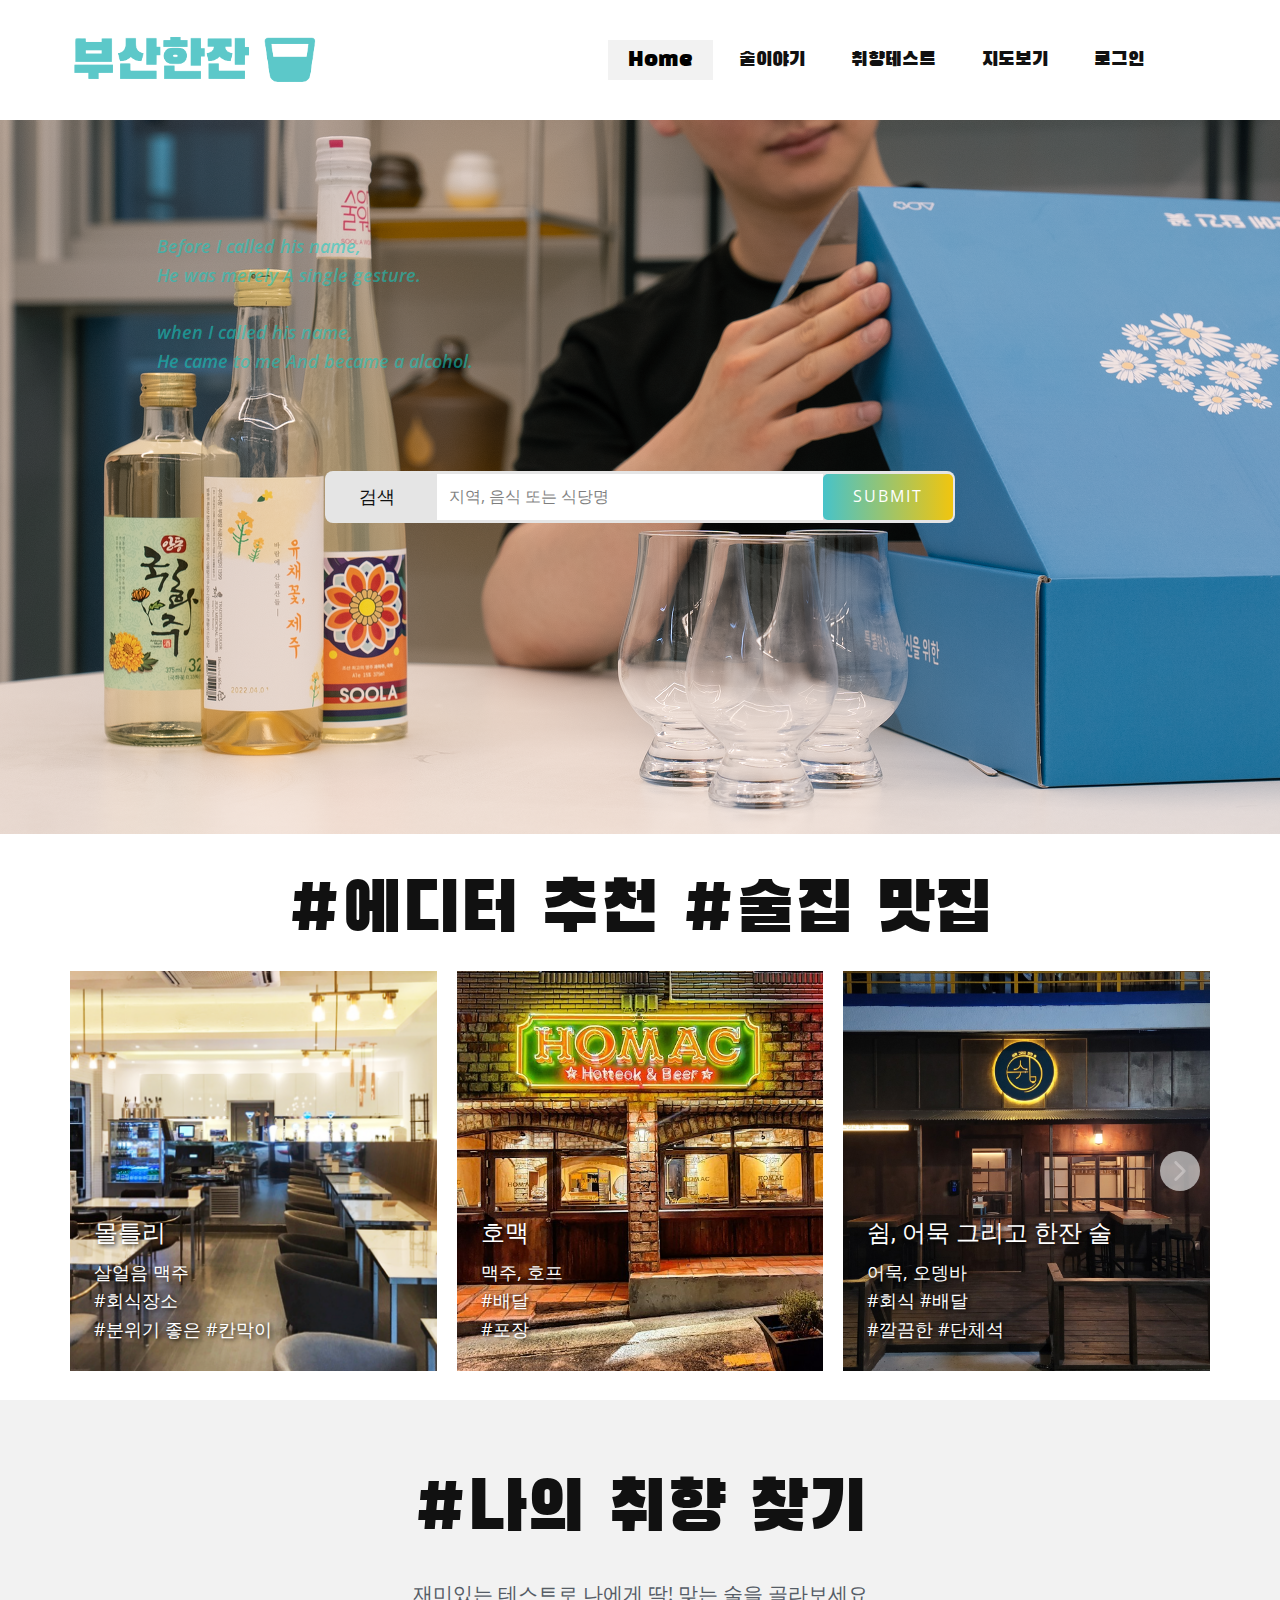
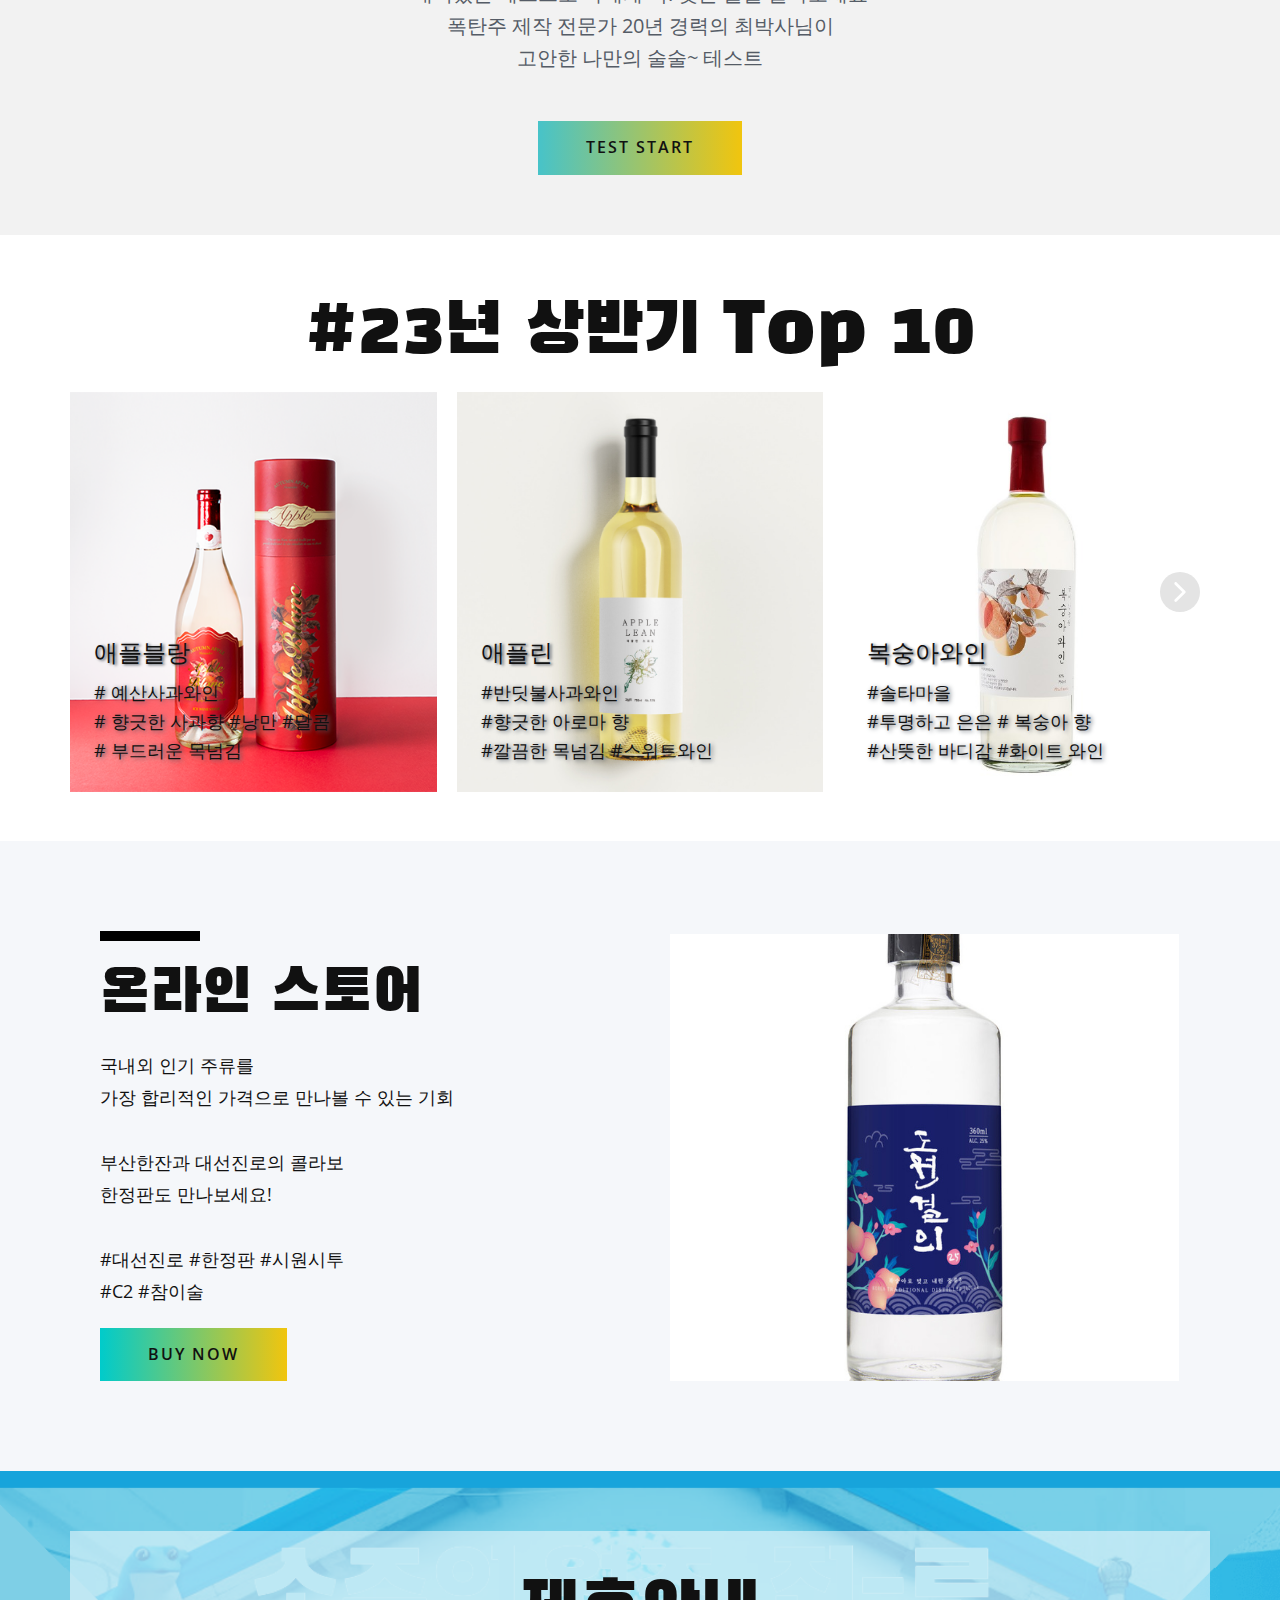
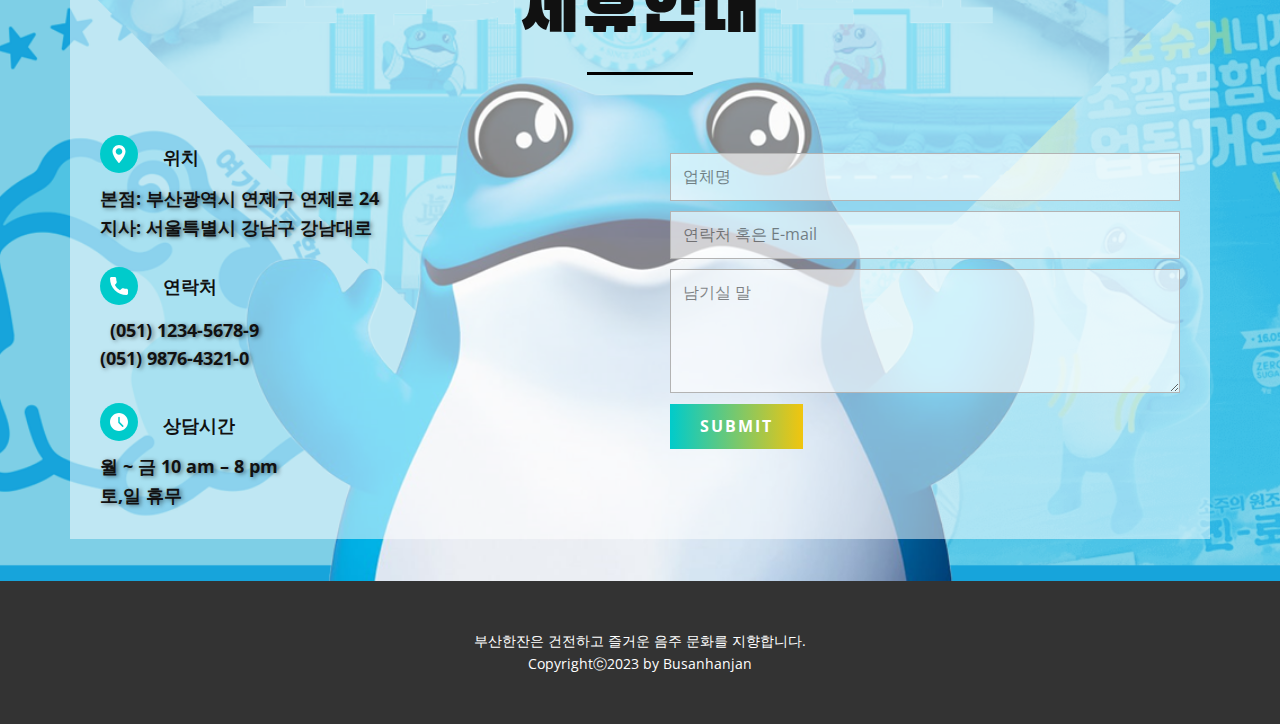
<file: index.html>
<!DOCTYPE html>
<html style="font-size: 16px" lang="ko">
  <head>
    <meta name="viewport" content="width=device-width, initial-scale=1.0" />
    <meta charset="utf-8" />
    <meta name="keywords" content="부산한잔, 술, 술집, 맛집" />
    <meta name="description" content="" />
    <title>부산한잔</title>
    <link
      rel="icon"
      href="images/public/logoicon-cup.ico"
      type="image/x-icon"
    />
    <link />
    <link rel="stylesheet" href="css/nicepage.css" media="screen" />
    <!-- <link rel="stylesheet" href="home.css" media="screen"> -->
    <link rel="stylesheet" href="css/main.css" media="screen" />

    <script
      class="u-script"
      type="text/javascript"
      src="js/main.js"
      defer=""
    ></script>
    <script
      class="u-script"
      type="text/javascript"
      src="js/jquery.js"
      defer=""
    ></script>
    <script
      class="u-script"
      type="text/javascript"
      src="js/nicepage.js"
      defer=""
    ></script>
    <meta name="generator" content="Nicepage 5.14.1, nicepage.com" />
    <meta name="referrer" content="origin" />
    <link
      id="u-theme-google-font"
      rel="stylesheet"
      href="https://fonts.googleapis.com/css?family=Roboto:100,100i,300,300i,400,400i,500,500i,700,700i,900,900i|Open+Sans:300,300i,400,400i,500,500i,600,600i,700,700i,800,800i"
    />
    <link
      id="u-page-google-font"
      rel="stylesheet"
      href="https://fonts.googleapis.com/css?family=Black+Han+Sans:400"
    />
    <script type="application/ld+json">
      {
        "@context": "http://schema.org",
        "@type": "Organization",
        "name": "Site1",
        "logo": "images/logoicon.png"
      }
    </script>
    <meta name="theme-color" content="#478ac9" />
    <meta property="og:title" content="home" />
    <meta property="og:description" content="" />
    <meta property="og:type" content="website" />
    <meta data-intl-tel-input-cdn-path="intlTelInput/" />
  </head>

  <body class="u-body u-xl-mode" data-lang="en">
    <header class="u-clearfix u-header u-header" id="sec-ebdd">
      <div class="u-clearfix u-sheet u-valign-middle-xs u-sheet-1">
        <a
          href="index.html"
          class="u-image u-logo u-image-1"
          data-image-width="394"
          data-image-height="101"
          title="home"
        >
          <img
            src="images/public/logo_full.png"
            class="u-logo-image u-logo-image-1"
          />
        </a>
        <nav
          class="u-menu u-menu-one-level u-offcanvas u-menu-1"
          data-position="top_menu"
        >
          <div
            class="menu-collapse u-custom-font"
            style="
              font-size: 1.25rem;
              letter-spacing: 0px;
              font-weight: 400;
              font-family: 'Black Han Sans';
            "
          >
            <a
              class="u-button-style u-custom-active-border-color u-custom-active-color u-custom-border u-custom-border-color u-custom-borders u-custom-hover-border-color u-custom-hover-color u-custom-left-right-menu-spacing u-custom-padding-bottom u-custom-text-active-color u-custom-text-color u-custom-text-decoration u-custom-text-hover-color u-custom-text-shadow u-custom-text-shadow-blur u-custom-text-shadow-color u-custom-text-shadow-transparency u-custom-text-shadow-x u-custom-text-shadow-y u-custom-top-bottom-menu-spacing u-nav-link u-text-active-palette-1-base u-text-hover-palette-2-base"
              href="#"
            >
              <svg class="u-svg-link" viewBox="0 0 24 24">
                <use
                  xlink="http://www.w3.org/1999/xlink"
                  href="#menu-hamburger"
                ></use>
              </svg>
              <svg
                class="u-svg-content"
                version="1.1"
                id="menu-hamburger"
                viewBox="0 0 16 16"
                x="0px"
                y="0px"
                xlink="http://www.w3.org/1999/xlink"
                xmlns="http://www.w3.org/2000/svg"
              >
                <g>
                  <rect y="1" width="16" height="2"></rect>
                  <rect y="7" width="16" height="2"></rect>
                  <rect y="13" width="16" height="2"></rect>
                </g>
              </svg>
            </a>
          </div>
          <div class="u-custom-menu u-nav-container">
            <ul class="u-custom-font u-nav u-spacing-0 u-unstyled u-nav-1">
              <li class="u-nav-item">
                <a
                  class="u-active-grey-5 u-border-active-palette-1-base u-border-hover-palette-1-light-1 u-button-style u-hover-grey-10 u-nav-link u-text-active-black u-text-body-color u-text-hover-custom-color-2"
                  href="index.html"
                  style="padding: 10px 20px"
                  >Home</a
                >
              </li>
              <li class="u-nav-item">
                <a
                  class="u-active-grey-5 u-border-active-palette-1-base u-border-hover-palette-1-light-1 u-button-style u-hover-grey-10 u-nav-link u-text-active-black u-text-body-color u-text-hover-custom-color-2"
                  href="alcohol.html"
                  style="padding: 10px 20px"
                  >술이야기</a
                >
              </li>
              <li class="u-nav-item">
                <a
                  class="u-active-grey-5 u-border-active-palette-1-base u-border-hover-palette-1-light-1 u-button-style u-hover-grey-10 u-nav-link u-text-active-black u-text-body-color u-text-hover-custom-color-2"
                  href="game.html"
                  style="padding: 10px 20px"
                  >취향테스트</a
                >
              </li>
              <li class="u-nav-item">
                <a
                  class="u-active-grey-5 u-border-active-palette-1-base u-border-hover-palette-1-light-1 u-button-style u-hover-grey-10 u-nav-link u-text-active-black u-text-body-color u-text-hover-custom-color-2"
                  href="map2.html"
                  style="padding: 10px 20px"
                  >지도보기</a
                >
              </li>
              <li class="u-nav-item">
                <a
                  class="u-active-grey-5 u-border-active-palette-1-base u-border-hover-palette-1-light-1 u-button-style u-hover-grey-10 u-nav-link u-text-active-black u-text-body-color u-text-hover-custom-color-2"
                  href="login.html"
                  style="padding: 10px 20px"
                  >로그인</a
                >
              </li>
            </ul>
          </div>
        </nav>
      </div>
    </header>
    <section
      class="u-align-left u-clearfix u-image u-section-1"
      id="carousel_2541"
      data-image-width="1280"
      data-image-height="720"
    >
      <div class="u-clearfix u-sheet u-sheet-1">
        <p class="u-text u-text-custom-color-3 u-text-1">
          Before I called his name,<br />He was merely A single gesture.<br />
          <br />when I called his name,<br />He came to me And became a alcohol.
        </p>
        <div class="u-expanded-width-xs u-form u-grey-10 u-radius-8 u-form-1">
          <form
            action="https://forms.nicepagesrv.com/v2/form/process"
            class="u-block-a32e-8 u-clearfix u-form-horizontal u-form-spacing-0 u-inner-form"
            source="email"
            redirect="true"
            style="padding: 2px"
          >
            <!-- hidden inputs for siteId and pageId --><!-- always visible -->
            <div class="u-form-group u-label-left u-form-group-1">
              <label for="url-b824" class="u-label u-label-1">검색</label>
              <input
                type="text"
                placeholder="지역, 음식 또는 식당명"
                id="url-b824"
                name="지역, 음식 또는 식당명"
                class="u-border-no-bottom u-border-no-left u-border-no-right u-border-no-top u-input u-input-rectangle"
                required="required"
              />
            </div>
            <div class="u-form-group u-form-submit u-label-left">
              <label class="u-label u-label-2"></label>
              <input
                type="submit"
                value="submit"
                class="u-form-control-hidden"
              />
              <div class="u-align-center u-btn-submit-container">
                <a
                  href="#"
                  class="u-border-none u-btn u-btn-round u-btn-submit u-button-style u-gradient u-none u-radius-5 u-text-body-alt-color u-btn-1"
                  >Submit</a
                >
              </div>
            </div>
            <div class="u-form-send-message u-form-send-success">
              식당, 지역 또는 술 이름으로 검색
            </div>
            <div class="u-form-send-error u-form-send-message"></div>
            <input type="hidden" value="" name="recaptchaResponse" />
            <input
              type="hidden"
              name="formServices"
              value="67e45076-e33c-fdb6-328f-2c8f52b8176e"
            />
          </form>
        </div>
      </div>
    </section>
    <section class="skrollable u-clearfix u-section-2" id="carousel_e98a">
      <div
        class="u-clearfix u-sheet u-valign-middle-lg u-valign-middle-md u-valign-middle-sm u-valign-middle-xs u-sheet-1"
      >
        <h2 class="u-text u-text-default u-text-1" data-href="bar.html">
          #에디터 추천 #술집 맛집
        </h2>
        <div class="u-expanded-width u-layout-horizontal u-list u-list-1">
          <div class="u-repeater u-repeater-1">
            <div
              class="u-container-style u-hover-feature u-image u-list-item u-repeater-item u-shape-rectangle u-image-1"
              data-href="map.html"
            >
              <div
                class="u-container-layout u-similar-container u-valign-bottom u-container-layout-1"
              >
                <h4 class="u-text u-text-2">몰틀리</h4>
                <p class="u-text u-text-white u-text-3">
                  살얼음 맥주<br />#회식장소<br />#분위기 좋은 #칸막이
                </p>
              </div>
            </div>
            <div
              class="u-container-style u-image u-list-item u-opacity u-opacity-95 u-repeater-item u-shape-rectangle u-image-2"
              data-image-width="960"
              data-image-height="624"
              data-href="map.html"
            >
              <div
                class="u-container-layout u-similar-container u-valign-bottom u-container-layout-2"
              >
                <h4 class="u-text u-text-4">호맥</h4>
                <p class="u-text u-text-white u-text-5">
                  맥주, 호프<br />#배달<br />#포장<br />
                </p>
              </div>
            </div>
            <div
              class="u-container-style u-image u-list-item u-opacity u-opacity-95 u-repeater-item u-shape-rectangle u-image-3"
              data-image-width="1280"
              data-image-height="1280"
              data-href="map.html"
            >
              <div
                class="u-container-layout u-similar-container u-valign-bottom u-container-layout-3"
              >
                <h4 class="u-text u-text-6">쉼, 어묵 그리고 한잔 술</h4>
                <p class="u-text u-text-white u-text-7">
                  어묵, 오뎅바<br />#회식 #배달<br />#깔끔한 #단체석
                </p>
              </div>
            </div>
            <div
              class="u-container-style u-image u-list-item u-opacity u-opacity-95 u-repeater-item u-shape-rectangle u-image-4"
              data-image-width="1280"
              data-image-height="960"
              data-href="map.html"
            >
              <div
                class="u-container-layout u-similar-container u-valign-bottom u-container-layout-4"
              >
                <h4 class="u-text u-text-8">옥수관</h4>
                <p class="u-text u-text-white u-text-9">
                  곰탕, 한우곰탕<br />#몸보신<br />#소주 #칸막이
                </p>
              </div>
            </div>
            <div
              class="u-container-style u-image u-list-item u-opacity u-opacity-95 u-repeater-item u-shape-rectangle u-image-5"
              data-image-width="1280"
              data-image-height="960"
              data-href="map.html"
            >
              <div
                class="u-container-layout u-similar-container u-valign-bottom u-container-layout-5"
              >
                <h4 class="u-text u-text-10">역전할머니 맥주</h4>
                <p class="u-text u-text-white u-text-11">
                  맥주, 호프<br />#맛있는 안주<br />#포장
                </p>
              </div>
            </div>
            <div
              class="u-container-style u-image u-list-item u-opacity u-opacity-95 u-repeater-item u-shape-rectangle u-image-6"
              data-image-width="800"
              data-image-height="533"
              data-href="map.html"
            >
              <div
                class="u-container-layout u-similar-container u-valign-bottom u-container-layout-6"
              >
                <h4 class="u-text u-text-12">해리의 집</h4>
                <p class="u-text u-text-white u-text-13">
                  삼겹살, 더덕삼겹살<br />#소주<br />#아늑한
                </p>
              </div>
            </div>
          </div>
          <a
            class="u-gallery-nav u-gallery-nav-prev u-grey-15 u-hover-custom-color-2 u-icon-circle u-opacity u-opacity-70 u-spacing-10 u-text-white u-gallery-nav-1"
            href="#"
            role="button"
          >
            <span aria-hidden="true">
              <svg viewBox="0 0 451.847 451.847">
                <path
                  d="M97.141,225.92c0-8.095,3.091-16.192,9.259-22.366L300.689,9.27c12.359-12.359,32.397-12.359,44.751,0
c12.354,12.354,12.354,32.388,0,44.748L173.525,225.92l171.903,171.909c12.354,12.354,12.354,32.391,0,44.744
c-12.354,12.365-32.386,12.365-44.745,0l-194.29-194.281C100.226,242.115,97.141,234.018,97.141,225.92z"
                ></path>
              </svg>
            </span>
            <span class="sr-only">
              <svg viewBox="0 0 451.847 451.847">
                <path
                  d="M97.141,225.92c0-8.095,3.091-16.192,9.259-22.366L300.689,9.27c12.359-12.359,32.397-12.359,44.751,0
c12.354,12.354,12.354,32.388,0,44.748L173.525,225.92l171.903,171.909c12.354,12.354,12.354,32.391,0,44.744
c-12.354,12.365-32.386,12.365-44.745,0l-194.29-194.281C100.226,242.115,97.141,234.018,97.141,225.92z"
                ></path>
              </svg>
            </span>
          </a>
          <a
            class="u-absolute-vcenter u-gallery-nav u-gallery-nav-next u-grey-15 u-hover-custom-color-2 u-icon-circle u-opacity u-opacity-70 u-spacing-10 u-text-white u-gallery-nav-2"
            href="#"
            role="button"
          >
            <span aria-hidden="true">
              <svg viewBox="0 0 451.846 451.847">
                <path
                  d="M345.441,248.292L151.154,442.573c-12.359,12.365-32.397,12.365-44.75,0c-12.354-12.354-12.354-32.391,0-44.744
L278.318,225.92L106.409,54.017c-12.354-12.359-12.354-32.394,0-44.748c12.354-12.359,32.391-12.359,44.75,0l194.287,194.284
c6.177,6.18,9.262,14.271,9.262,22.366C354.708,234.018,351.617,242.115,345.441,248.292z"
                ></path>
              </svg>
            </span>
            <span class="sr-only">
              <svg viewBox="0 0 451.846 451.847">
                <path
                  d="M345.441,248.292L151.154,442.573c-12.359,12.365-32.397,12.365-44.75,0c-12.354-12.354-12.354-32.391,0-44.744
L278.318,225.92L106.409,54.017c-12.354-12.359-12.354-32.394,0-44.748c12.354-12.359,32.391-12.359,44.75,0l194.287,194.284
c6.177,6.18,9.262,14.271,9.262,22.366C354.708,234.018,351.617,242.115,345.441,248.292z"
                ></path>
              </svg>
            </span>
          </a>
        </div>
      </div>
    </section>
    <section
      class="u-align-center u-clearfix u-grey-5 u-section-3"
      id="carousel_e604"
    >
      <div class="u-clearfix u-sheet u-sheet-1">
        <h2 class="u-text u-text-1" data-href="game.html">#나의 취향 찾기</h2>
        <p class="u-text u-text-palette-5-dark-2 u-text-2">
          재미있는 테스트로 나에게 딱! 맞는 술을 골라보세요<br />폭탄주 제작
          전문가 20년 경력의 최박사님이<br />고안한 나만의 술술~ 테스트
        </p>
        <a
          href="game.html"
          class="u-btn u-button-style u-color-scheme-u11 u-color-style-multicolor-1 u-gradient u-none u-btn-1"
          target="_blank"
          >TEST START</a
        >
      </div>
    </section>
    <section class="skrollable u-clearfix u-section-4" id="carousel_a0dd">
      <div
        class="u-clearfix u-sheet u-valign-middle-lg u-valign-middle-md u-valign-middle-sm u-valign-middle-xs u-sheet-1"
      >
        <h2
          class="u-text u-text-body-color u-text-default u-text-1"
          data-href="bar.html"
        >
          #23년 상반기 Top 10
        </h2>
        <div class="u-expanded-width u-layout-horizontal u-list u-list-1">
          <div class="u-repeater u-repeater-1">
            <div
              class="u-container-style u-hover-feature u-image u-list-item u-repeater-item u-shape-rectangle u-image-1"
              data-image-width="500"
              data-image-height="500"
            >
              <div
                class="u-container-layout u-similar-container u-valign-bottom u-container-layout-1"
              >
                <h4 class="u-text u-text-body-color u-text-2">애플블랑</h4>
                <p class="u-text u-text-3">
                  # 예산사과와인<br /># 향긋한 사과향 #낭만 #달콤<br />#
                  부드러운 목넘김
                </p>
              </div>
            </div>
            <div
              class="u-container-style u-image u-list-item u-opacity u-opacity-95 u-repeater-item u-shape-rectangle u-image-2"
              data-image-width="1024"
              data-image-height="1024"
            >
              <div
                class="u-container-layout u-similar-container u-valign-bottom u-container-layout-2"
              >
                <h4 class="u-text u-text-body-color u-text-4">애플린</h4>
                <p class="u-text u-text-5">
                  #반딧불사과와인<br />#향긋한 아로마 향<br />#깔끔한 목넘김
                  #스위트와인
                </p>
              </div>
            </div>
            <div
              class="u-container-style u-image u-list-item u-opacity u-opacity-95 u-repeater-item u-shape-rectangle u-image-3"
              data-image-width="600"
              data-image-height="600"
            >
              <div
                class="u-container-layout u-similar-container u-valign-bottom u-container-layout-3"
              >
                <h4 class="u-text u-text-body-color u-text-6">복숭아와인</h4>
                <p class="u-text u-text-7">
                  #솔타마을<br />#투명하고 은은 # 복숭아 향<br />#산뜻한 바디감
                  #화이트 와인<br />
                </p>
              </div>
            </div>
            <div
              class="u-container-style u-image u-list-item u-opacity u-opacity-95 u-repeater-item u-shape-rectangle u-image-4"
              data-image-width="600"
              data-image-height="884"
            >
              <div
                class="u-container-layout u-similar-container u-valign-bottom u-container-layout-4"
              >
                <h4 class="u-text u-text-body-color u-text-8">
                  쌀은 원래 달다
                </h4>
                <p class="u-text u-text-9">
                  #인천탁주<br />#자연의 맛 #프리미엄<br />#전통과 현대
                </p>
              </div>
            </div>
            <div
              class="u-container-style u-image u-list-item u-opacity u-opacity-95 u-repeater-item u-shape-rectangle u-image-5"
              data-image-width="640"
              data-image-height="460"
            >
              <div
                class="u-container-layout u-similar-container u-valign-bottom u-container-layout-5"
              >
                <h4 class="u-text u-text-body-color u-text-10">두레앙</h4>
                <p class="u-text u-text-11">
                  #두레양조<br />#포도 #깔끔한 맛<br />#오크통 숙성
                </p>
              </div>
            </div>
            <div
              class="u-container-style u-image u-list-item u-opacity u-opacity-95 u-repeater-item u-shape-rectangle u-image-6"
              data-image-width="550"
              data-image-height="550"
            >
              <div
                class="u-container-layout u-similar-container u-valign-bottom u-container-layout-6"
              >
                <h4 class="u-text u-text-body-color u-text-12">삼해주</h4>
                <p class="u-text u-text-13">
                  #선인양조<br />#고려시대 #전통주<br /># 맛의 조화 #부드러움
                </p>
              </div>
            </div>
          </div>
          <a
            class="u-gallery-nav u-gallery-nav-prev u-grey-15 u-hover-custom-color-2 u-icon-circle u-opacity u-opacity-70 u-spacing-10 u-text-white u-gallery-nav-1"
            href="#"
            role="button"
          >
            <span aria-hidden="true">
              <svg viewBox="0 0 451.847 451.847">
                <path
                  d="M97.141,225.92c0-8.095,3.091-16.192,9.259-22.366L300.689,9.27c12.359-12.359,32.397-12.359,44.751,0
c12.354,12.354,12.354,32.388,0,44.748L173.525,225.92l171.903,171.909c12.354,12.354,12.354,32.391,0,44.744
c-12.354,12.365-32.386,12.365-44.745,0l-194.29-194.281C100.226,242.115,97.141,234.018,97.141,225.92z"
                ></path>
              </svg>
            </span>
            <span class="sr-only">
              <svg viewBox="0 0 451.847 451.847">
                <path
                  d="M97.141,225.92c0-8.095,3.091-16.192,9.259-22.366L300.689,9.27c12.359-12.359,32.397-12.359,44.751,0
c12.354,12.354,12.354,32.388,0,44.748L173.525,225.92l171.903,171.909c12.354,12.354,12.354,32.391,0,44.744
c-12.354,12.365-32.386,12.365-44.745,0l-194.29-194.281C100.226,242.115,97.141,234.018,97.141,225.92z"
                ></path>
              </svg>
            </span>
          </a>
          <a
            class="u-absolute-vcenter u-gallery-nav u-gallery-nav-next u-grey-15 u-hover-custom-color-2 u-icon-circle u-opacity u-opacity-70 u-spacing-10 u-text-white u-gallery-nav-2"
            href="#"
            role="button"
          >
            <span aria-hidden="true">
              <svg viewBox="0 0 451.846 451.847">
                <path
                  d="M345.441,248.292L151.154,442.573c-12.359,12.365-32.397,12.365-44.75,0c-12.354-12.354-12.354-32.391,0-44.744
L278.318,225.92L106.409,54.017c-12.354-12.359-12.354-32.394,0-44.748c12.354-12.359,32.391-12.359,44.75,0l194.287,194.284
c6.177,6.18,9.262,14.271,9.262,22.366C354.708,234.018,351.617,242.115,345.441,248.292z"
                ></path>
              </svg>
            </span>
            <span class="sr-only">
              <svg viewBox="0 0 451.846 451.847">
                <path
                  d="M345.441,248.292L151.154,442.573c-12.359,12.365-32.397,12.365-44.75,0c-12.354-12.354-12.354-32.391,0-44.744
L278.318,225.92L106.409,54.017c-12.354-12.359-12.354-32.394,0-44.748c12.354-12.359,32.391-12.359,44.75,0l194.287,194.284
c6.177,6.18,9.262,14.271,9.262,22.366C354.708,234.018,351.617,242.115,345.441,248.292z"
                ></path>
              </svg>
            </span>
          </a>
        </div>
      </div>
    </section>
    <section
      class="u-clearfix u-palette-5-light-3 u-section-5"
      id="carousel_c2ab"
    >
      <div
        class="u-clearfix u-sheet u-valign-middle-lg u-valign-middle-xl u-sheet-1"
      >
        <div class="u-clearfix u-expanded-width u-layout-wrap u-layout-wrap-1">
          <div class="u-layout">
            <div class="u-layout-row">
              <div
                class="u-align-left u-container-style u-layout-cell u-left-cell u-size-30-lg u-size-30-xl u-size-38-md u-size-38-sm u-size-38-xs u-layout-cell-1"
              >
                <div
                  class="u-container-layout u-valign-middle-lg u-valign-middle-xl u-container-layout-1"
                >
                  <div
                    class="u-border-10 u-border-black u-line u-line-horizontal u-line-1"
                  ></div>
                  <h2 class="u-text u-text-body-color u-text-1">
                    온라인 스토어
                  </h2>
                  <p class="u-text u-text-2">
                    국내외 인기 주류를<br />가장 합리적인 가격으로 만나볼 수
                    있는 기회<br />
                    <br />부산한잔과 대선진로의 콜라보<br />한정판도
                    만나보세요!<br />
                    <br />#대선진로 #한정판 #시원시투<br />#C2 #참이술
                  </p>
                  <a
                    href="alcohol.html"
                    class="u-border-none u-btn u-btn-rectangle u-button-style u-color-scheme-u11 u-color-style-multicolor-1 u-gradient u-none u-btn-1"
                    >BUY NOW</a
                  >
                </div>
              </div>
              <div
                class="u-align-center u-container-style u-layout-cell u-right-cell u-size-22-md u-size-22-sm u-size-22-xs u-size-30-lg u-size-30-xl u-layout-cell-2"
              >
                <div
                  class="u-container-layout u-valign-bottom-lg u-valign-bottom-xl u-container-layout-2"
                >
                  <img
                    class="u-expanded-width-lg u-expanded-width-xl u-image u-image-1"
                    src="images/alcohol/도원결의.jpg"
                    data-image-width="700"
                    data-image-height="700"
                  />
                </div>
              </div>
            </div>
          </div>
        </div>
      </div>
    </section>
    <section
      class="u-align-center u-clearfix u-image u-section-6"
      id="carousel_eb0f"
      data-image-width="1200"
      data-image-height="630"
    >
      <div class="u-clearfix u-sheet u-valign-middle-xs u-sheet-1">
        <div class="u-clearfix u-expanded-width u-layout-wrap u-layout-wrap-1">
          <div class="u-layout">
            <div class="u-layout-col">
              <div class="u-size-30">
                <div class="u-layout-col">
                  <div
                    class="u-container-style u-layout-cell u-left-cell u-opacity u-opacity-50 u-right-cell u-shape-rectangle u-size-60 u-white u-layout-cell-1"
                  >
                    <div class="u-container-layout u-container-layout-1">
                      <h2
                        class="u-align-center u-text u-text-body-color u-text-default u-text-1"
                      >
                        제휴안내
                      </h2>
                      <div
                        class="u-border-3 u-border-black u-line u-line-horizontal u-line-1"
                      ></div>
                    </div>
                  </div>
                </div>
              </div>
              <div class="u-size-30">
                <div class="u-layout-row">
                  <div
                    class="u-align-center-sm u-align-left-lg u-align-left-md u-align-left-xl u-container-style u-layout-cell u-left-cell u-opacity u-opacity-50 u-size-30 u-white u-layout-cell-2"
                  >
                    <!-- <div class="u-container-layout u-container-layout-2"><span class="u-custom-color-2 u-icon u-icon-circle u-icon-1"><svg class="u-svg-link" preserveAspectRatio="xMidYMin slice" viewBox="0 0 512 512" style=""><use xmlns: xlink="http://www.w3.org/1999/xlink" xlink: href="#svg-262c"></use></svg><svg class="u-svg-content" viewBox="0 0 512 512" x="0px" y="0px" id="svg-262c" style="enable-background:new 0 0 512 512;"><g><g><path d="M256,0C153.755,0,70.573,83.182,70.573,185.426c0,126.888,165.939,313.167,173.004,321.035    c6.636,7.391,18.222,7.378,24.846,0c7.065-7.868,173.004-194.147,173.004-321.035C441.425,83.182,358.244,0,256,0z M256,278.719    c-51.442,0-93.292-41.851-93.292-93.293S204.559,92.134,256,92.134s93.291,41.851,93.291,93.293S307.441,278.719,256,278.719z"></path> -->
                    <div class="u-container-layout u-container-layout-2">
                      <span
                        class="u-custom-color-2 u-icon u-icon-circle u-icon-1"
                      >
                        <svg
                          class="u-svg-link"
                          preserveAspectRatio="xMidYMin slice"
                          viewBox="0 0 512 512"
                        >
                          <use
                            xlink="http://www.w3.org/1999/xlink"
                            href="#svg-262c"
                          ></use>
                        </svg>
                        <svg
                          class="u-svg-content"
                          viewBox="0 0 512 512"
                          x="0px"
                          y="0px"
                          id="svg-262c"
                          style="enable-background: new 0 0 512 512"
                        >
                          <g>
                            <g>
                              <path
                                d="M256,0C153.755,0,70.573,83.182,70.573,185.426c0,126.888,165.939,313.167,173.004,321.035    c6.636,7.391,18.222,7.378,24.846,0c7.065-7.868,173.004-194.147,173.004-321.035C441.425,83.182,358.244,0,256,0z M256,278.719    c-51.442,0-93.292-41.851-93.292-93.293S204.559,92.134,256,92.134s93.291,41.851,93.291,93.293S307.441,278.719,256,278.719z"
                              ></path>
                            </g>
                          </g>
                        </svg>
                      </span>
                      <p
                        class="u-align-center-xs u-align-left-lg u-align-left-xl u-text u-text-default u-text-2"
                      >
                        위치
                      </p>
                      <p
                        class="u-align-center-xs u-text u-text-default u-text-3"
                      >
                        본점: 부산광역시 연제구 연제로 24<br />지사: 서울특별시
                        강남구 강남대로&nbsp;
                        <!-- </p><span class="u-custom-color-2 u-icon u-icon-circle u-icon-2"><svg class="u-svg-link" preserveAspectRatio="xMidYMin slice" viewBox="0 0 384 384" style=""><use xmlns: xlink="http://www.w3.org/1999/xlink" xlink: href="#svg-0871"></use></svg><svg class="u-svg-content" viewBox="0 0 384 384" x="0px" y="0px" id="svg-0871" style="enable-background:new 0 0 384 384;"><g><g><path d="M353.188,252.052c-23.51,0-46.594-3.677-68.469-10.906c-10.719-3.656-23.896-0.302-30.438,6.417l-43.177,32.594    c-50.073-26.729-80.917-57.563-107.281-107.26l31.635-42.052c8.219-8.208,11.167-20.198,7.635-31.448    c-7.26-21.99-10.948-45.063-10.948-68.583C132.146,13.823,118.323,0,101.333,0H30.813C13.823,0,0,13.823,0,30.813    C0,225.563,158.438,384,353.188,384c16.99,0,30.813-13.823,30.813-30.813v-70.323C384,265.875,370.177,252.052,353.188,252.052z"></path> -->
                      </p>
                      <span
                        class="u-custom-color-2 u-icon u-icon-circle u-icon-2"
                      >
                        <svg
                          class="u-svg-link"
                          preserveAspectRatio="xMidYMin slice"
                          viewBox="0 0 384 384"
                        >
                          <use
                            xlink="http://www.w3.org/1999/xlink"
                            href="#svg-0871"
                          ></use>
                        </svg>
                        <svg
                          class="u-svg-content"
                          viewBox="0 0 384 384"
                          x="0px"
                          y="0px"
                          id="svg-0871"
                          style="enable-background: new 0 0 384 384"
                        >
                          <g>
                            <g>
                              <path
                                d="M353.188,252.052c-23.51,0-46.594-3.677-68.469-10.906c-10.719-3.656-23.896-0.302-30.438,6.417l-43.177,32.594    c-50.073-26.729-80.917-57.563-107.281-107.26l31.635-42.052c8.219-8.208,11.167-20.198,7.635-31.448    c-7.26-21.99-10.948-45.063-10.948-68.583C132.146,13.823,118.323,0,101.333,0H30.813C13.823,0,0,13.823,0,30.813    C0,225.563,158.438,384,353.188,384c16.99,0,30.813-13.823,30.813-30.813v-70.323C384,265.875,370.177,252.052,353.188,252.052z"
                              ></path>
                            </g>
                          </g>
                        </svg>
                      </span>
                      <p
                        class="u-align-center-xs u-align-left-lg u-align-left-md u-align-left-sm u-align-left-xl u-text u-text-default u-text-4"
                      >
                        연락처
                      </p>
                      <p
                        class="u-align-center-xs u-text u-text-default u-text-5"
                      >
                        &nbsp; (051) 1234-5678-9&nbsp; <br />(051)
                        9876-4321-0<br />
                        <!-- </p><span class="u-custom-color-2 u-icon u-icon-circle u-icon-3"><svg class="u-svg-link" preserveAspectRatio="xMidYMin slice" viewBox="0 0 512 512" style=""><use xmlns:xlink="http://www.w3.org/1999/xlink" xlink:href="#svg-50ca"></use></svg><svg class="u-svg-content" viewBox="0 0 512 512" id="svg-50ca"><path d="m256 0c-141.164062 0-256 114.835938-256 256s114.835938 256 256 256 256-114.835938 256-256-114.835938-256-256-256zm121.75 388.414062c-4.160156 4.160157-9.621094 6.253907-15.082031 6.253907-5.460938 0-10.925781-2.09375-15.082031-6.253907l-106.667969-106.664062c-4.011719-3.988281-6.25-9.410156-6.25-15.082031v-138.667969c0-11.796875 9.554687-21.332031 21.332031-21.332031s21.332031 9.535156 21.332031 21.332031v129.835938l100.417969 100.414062c8.339844 8.34375 8.339844 21.824219 0 30.164062zm0 0"></path></svg></span> -->
                      </p>
                      <span
                        class="u-custom-color-2 u-icon u-icon-circle u-icon-3"
                      >
                        <svg
                          class="u-svg-link"
                          preserveAspectRatio="xMidYMin slice"
                          viewBox="0 0 512 512"
                        >
                          <use
                            xmlns:xlink="http://www.w3.org/1999/xlink"
                            xlink:href="#svg-50ca"
                          ></use>
                        </svg>
                        <svg
                          class="u-svg-content"
                          viewBox="0 0 512 512"
                          id="svg-50ca"
                        >
                          <path
                            d="m256 0c-141.164062 0-256 114.835938-256 256s114.835938 256 256 256 256-114.835938 256-256-114.835938-256-256-256zm121.75 388.414062c-4.160156 4.160157-9.621094 6.253907-15.082031 6.253907-5.460938 0-10.925781-2.09375-15.082031-6.253907l-106.667969-106.664062c-4.011719-3.988281-6.25-9.410156-6.25-15.082031v-138.667969c0-11.796875 9.554687-21.332031 21.332031-21.332031s21.332031 9.535156 21.332031 21.332031v129.835938l100.417969 100.414062c8.339844 8.34375 8.339844 21.824219 0 30.164062zm0 0"
                          ></path>
                        </svg>
                      </span>
                      <p
                        class="u-align-center-xs u-text u-text-default u-text-6"
                      >
                        상담시간
                      </p>
                      <p class="u-align-left-xs u-text u-text-default u-text-7">
                        월 ~ 금 10 am – 8 pm<br />토,일 휴무<br />
                      </p>
                    </div>
                  </div>
                  <div
                    class="u-container-style u-layout-cell u-opacity u-opacity-50 u-right-cell u-size-30 u-white u-layout-cell-3"
                  >
                    <div class="u-container-layout u-container-layout-3">
                      <div class="u-form u-form-1">
                        <form
                          action="https://forms.nicepagesrv.com/v2/form/process"
                          class="u-clearfix u-form-spacing-10 u-form-vertical u-inner-form"
                          style="padding: 10px"
                          source="email"
                          name="form"
                        >
                          <div class="u-form-group u-form-name">
                            <label
                              for="name-da5f"
                              class="u-form-control-hidden u-label"
                              >Name</label
                            >
                            <input
                              type="text"
                              placeholder="업체명"
                              id="name-da5f"
                              name="name"
                              class="u-custom-color-5 u-input u-input-rectangle"
                            />
                          </div>
                          <div class="u-form-email u-form-group">
                            <label
                              for="email-da5f"
                              class="u-form-control-hidden u-label"
                              >Email</label
                            >
                            <input
                              type="email"
                              placeholder="연락처 혹은 E-mail"
                              id="email-da5f"
                              name="email"
                              class="u-custom-color-5 u-input u-input-rectangle"
                            />
                          </div>
                          <div class="u-form-group u-form-message">
                            <label
                              for="message-da5f"
                              class="u-form-control-hidden u-label"
                              >Message</label
                            >
                            <textarea
                              placeholder="남기실 말"
                              rows="4"
                              cols="50"
                              id="message-da5f"
                              name="message"
                              class="u-custom-color-5 u-input u-input-rectangle"
                            ></textarea>
                          </div>
                          <div class="u-form-group u-form-submit">
                            <a
                              href="#"
                              class="u-border-2 u-border-grey-75 u-btn u-btn-submit u-button-style u-gradient u-none u-text-body-alt-color u-btn-1"
                              >Submit</a
                            >
                            <input
                              type="submit"
                              value="submit"
                              class="u-form-control-hidden"
                            />
                          </div>
                          <div class="u-form-send-message u-form-send-success">
                            Thank you! Your message has been sent.
                          </div>
                          <div class="u-form-send-error u-form-send-message">
                            Unable to send your message. Please fix errors then
                            try again.
                          </div>
                          <input
                            type="hidden"
                            value=""
                            name="recaptchaResponse"
                          />
                          <input
                            type="hidden"
                            name="formServices"
                            value="67e45076-e33c-fdb6-328f-2c8f52b8176e"
                          />
                        </form>
                      </div>
                    </div>
                  </div>
                </div>
              </div>
            </div>
          </div>
        </div>
      </div>
    </section>
    <footer
      class="u-align-center u-clearfix u-footer u-grey-80 u-footer"
      id="sec-4bb2"
    >
      <div class="u-clearfix u-sheet u-valign-middle u-sheet-1">
        <p class="u-small-text u-text u-text-variant u-text-1">
          부산한잔은 건전하고 즐거운 음주 문화를 지향합니다.<br />Copyrightⓒ2023
          by Busanhanjan
        </p>
      </div>
    </footer>
  </body>
</html>
</file>
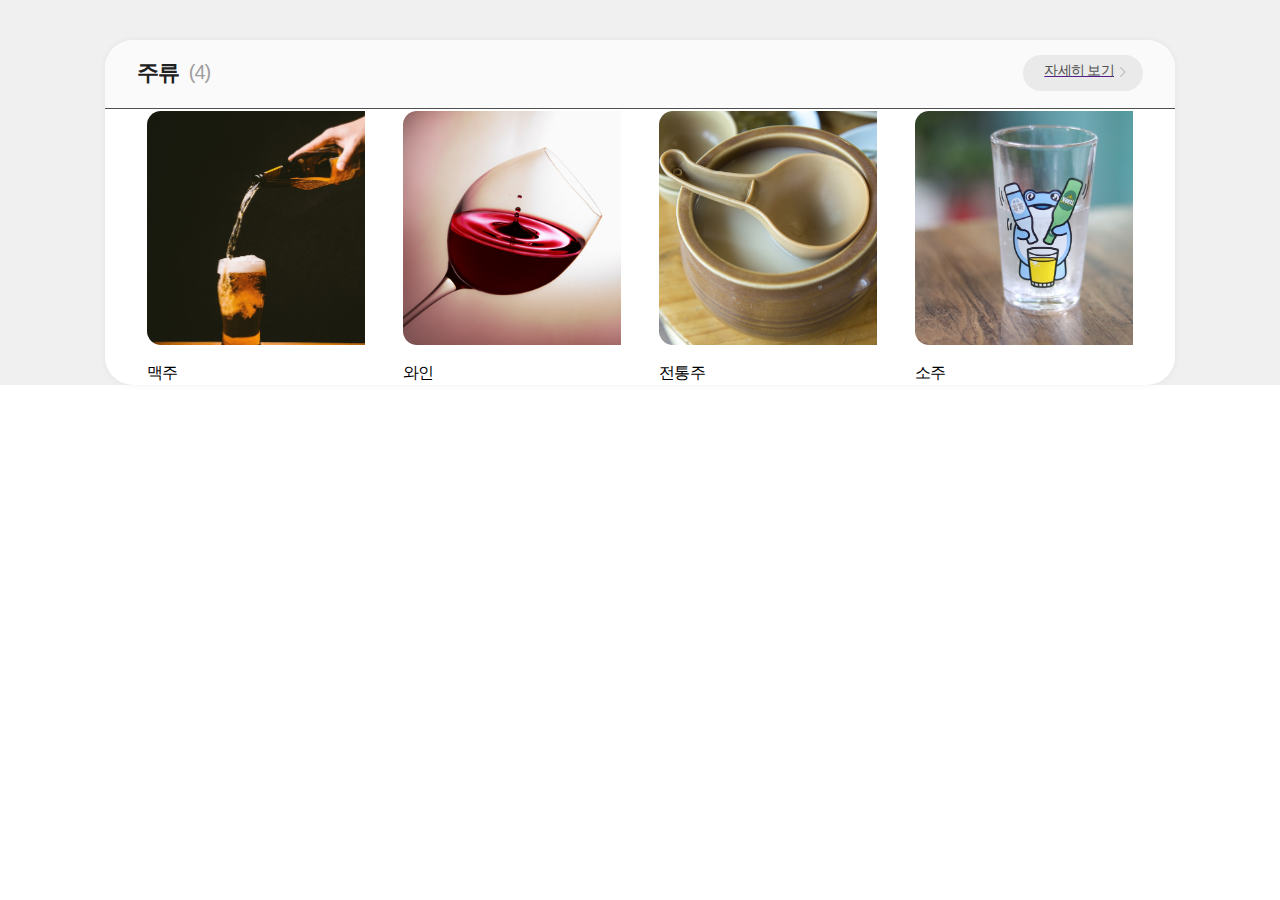
<file: youngeun3_sub2/index.html>
<!DOCTYPE html>
<html lang="ko">
<head>
    <meta charset="UTF-8">
    <meta name="viewport" content="width=device-width, initial-scale=1.0">
    <title>Document</title>
    <link rel="stylesheet" href="css.css">
</head>
<body>
    <main class="Content">
        <div class="BodyBox">
        <section class="sc">
            <div class="Wrap">
                <div class="Box">
                    <h1 class="Card_title">
                        주류
                        &nbsp;
                        <span class="Card_Cnt">(4)</span>
                        </h1>
                        <a title="주류" href="" target="_blank" class="sc_fd">
                            <span class="Read_text">자세히 보기</span>
                            <img class ="Read_Img" src="section__read__more__img.png" alt="추천 결과 더보기 버튼 이미지">
                        </a>
                </div>
                <span class="sc_km"></span>
                <ul class="sc_List">
                    <li class="sc_slide_card_item">
                        <a class="sc_rest_card_box" href = "" target="_blank">
                            <div class="sc_bzxRmN">
                                <img class="restaurnt_card_img" size="238px" srcset="./images/img2.jpg"
                                alt width="238" height="238" loading="lazy" style="opacity:1;">
                                <div class="caption">
                                    <h2> 주류에 대한 설명</h2>
                                    <p>주류에 대한 상세 설명</p>
                                    <p> 가격</p>
                                </div>
                                <div class="sc_restaurnat_info_box"></div>
                               
                            </div>
                        </a>
                        <p class="card_rest_name">맥주</p>
                    </li>
                    <li class="sc_slide_card_item">
                        <a class="sc_rest_card_box" href = "" target="_blank">
                            <div class="sc_bzxRmN">
                                <img class="restaurnt_card_img" size="238px" srcset="./images/img3.jpg"
                                alt width="238" height="238" loading="lazy" style="opacity:1;">
                                <div class="caption">
                                    <h2> 주류에 대한 설명</h2>
                                    <p>주류에 대한 상세 설명</p>
                                    <p> 가격</p>
                                </div>
                                <div class="sc_restaurnat_info_box"></div>
                            </div>
                        </a>
                        <p class="card_rest_name">와인</p>
                    </li>
                    <li class="sc_slide_card_item">
                        <a class="sc_rest_card_box" href = "" target="_blank">
                            <div class="sc_bzxRmN">
                                <img class="restaurnt_card_img" size="238px" srcset="./images/img4.jpg"
                                alt width="238" height="238" loading="lazy" style="opacity:1;">
                                <div class="caption">
                                    <h2> 주류에 대한 설명</h2>
                                    <p>주류에 대한 상세 설명</p>
                                    <p> 가격</p>
                                </div>
                                <div class="sc_restaurnat_info_box"></div>
                            </div>
                        </a>
                        <p class="card_rest_name">전통주</p>
                    </li>
                    <li class="sc_slide_card_item">
                        <a class="sc_rest_card_box" href = "" target="_blank">
                            <div class="sc_bzxRmN">
                                <img class="restaurnt_card_img" size="238px" srcset="./images/img5.jpg"
                                alt width="238" height="238" loading="lazy" style="opacity:1;">
                                <div class="caption">
                                    <h2> 주류에 대한 설명</h2>
                                    <p>주류에 대한 상세 설명</p>
                                    <p> 가격</p>
                                </div>
                                <div class="sc_restaurnat_info_box"></div>
                            </div>
                        </a>
                        <p class="card_rest_name">소주</p>
                    </li>
                </ul>
            </div>
        </div>
        </section>
    </main>
</body>
</html>
</file>
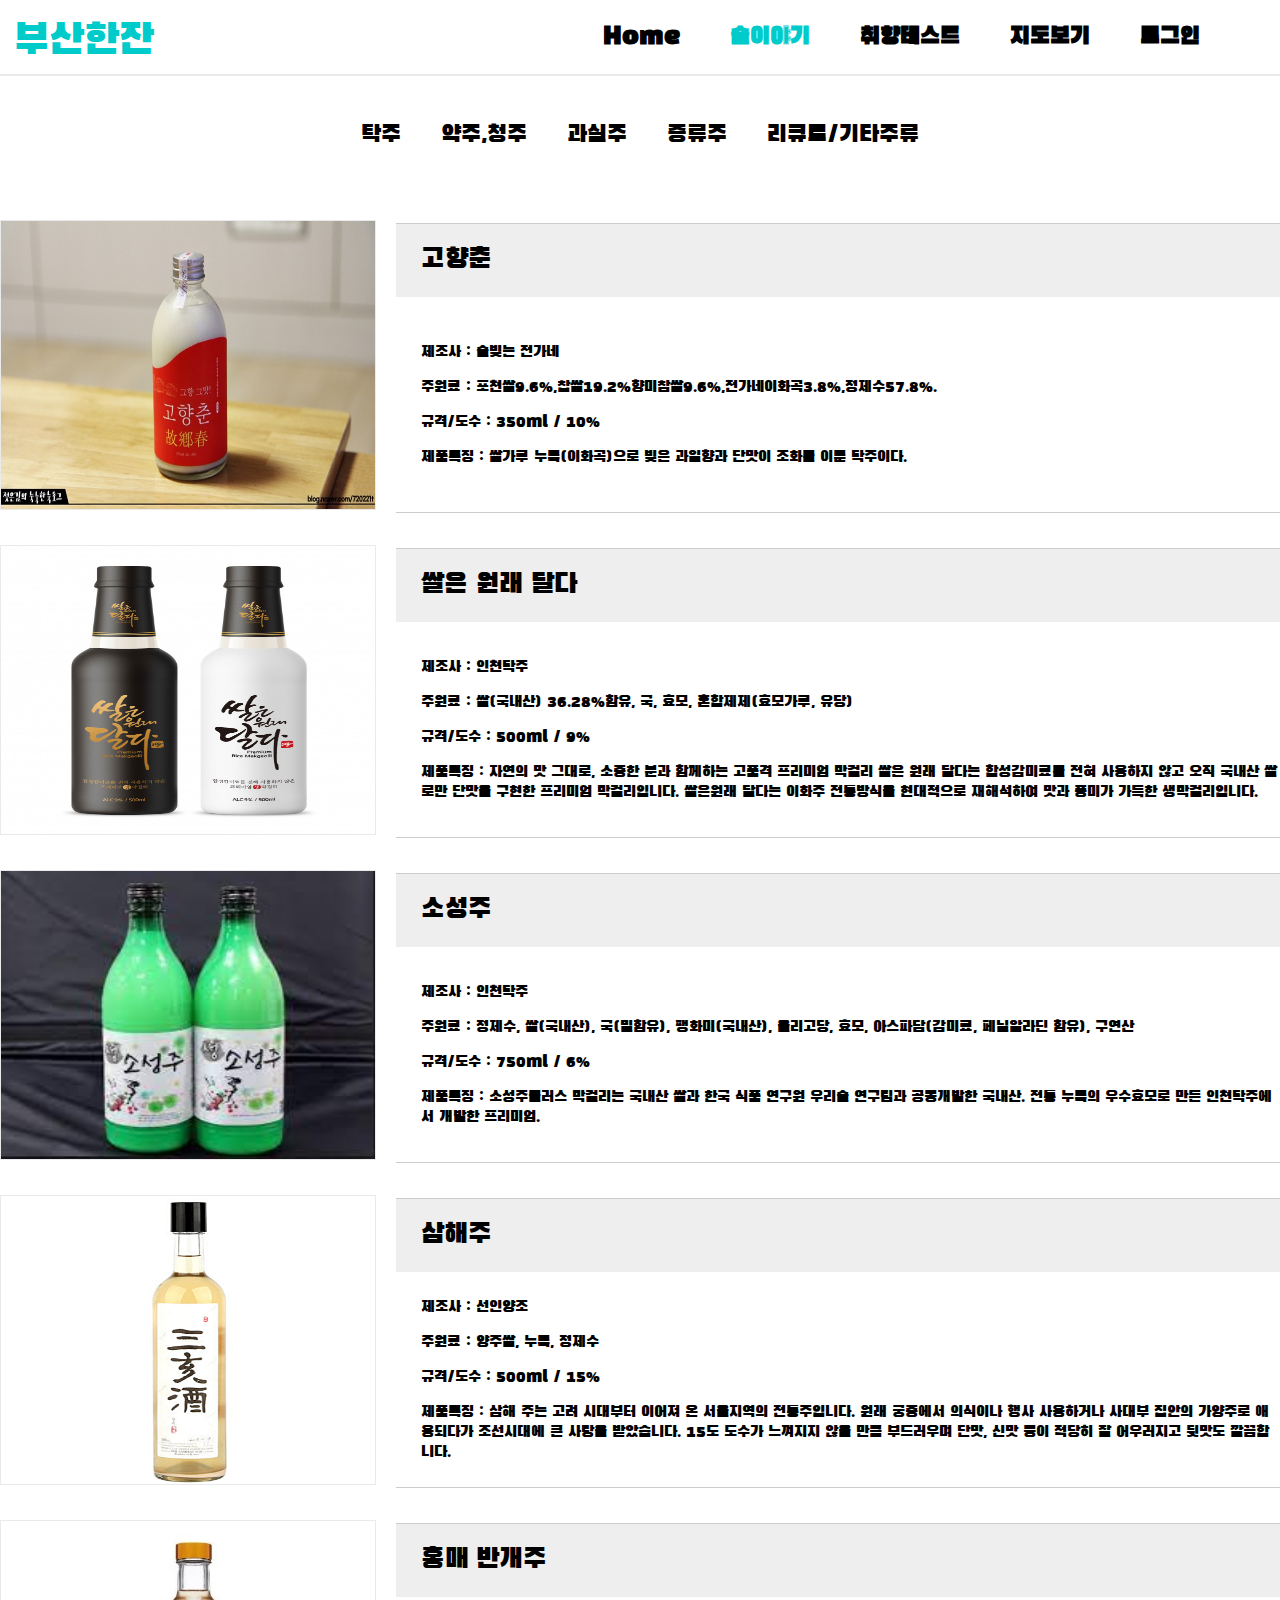
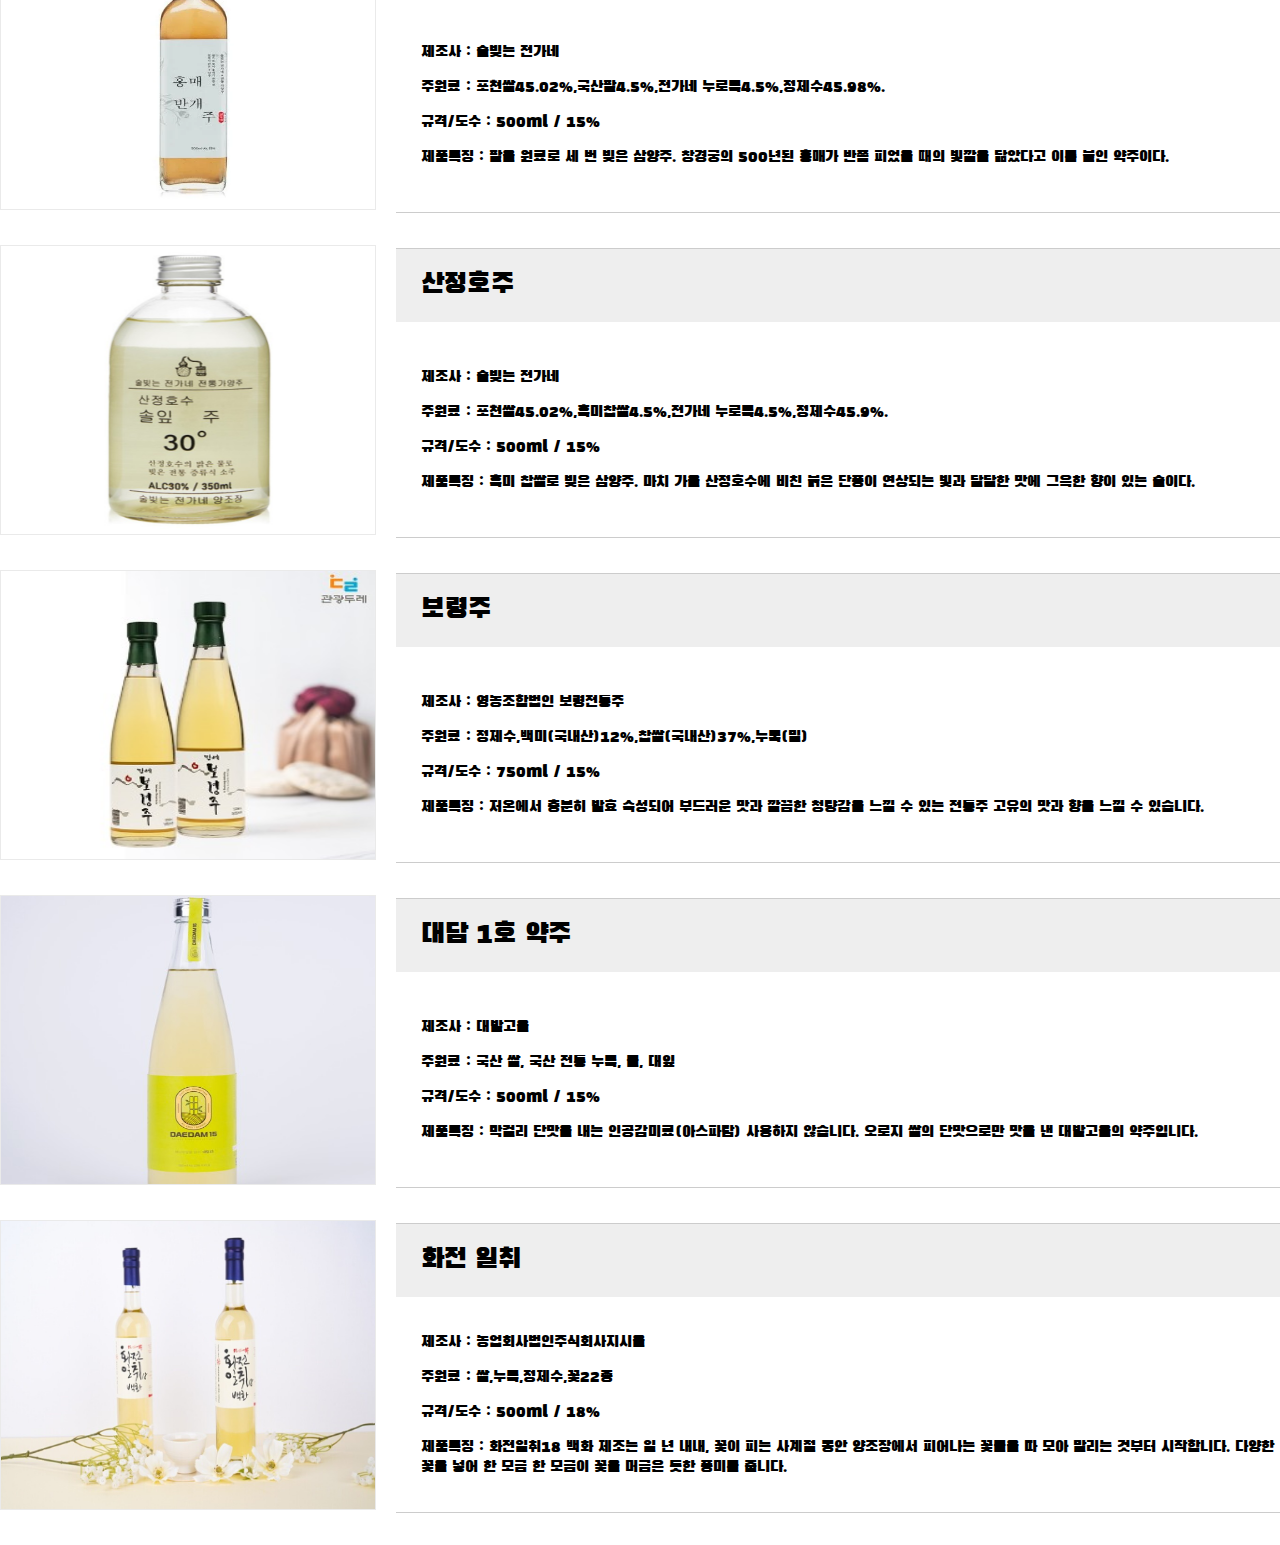
<file: alcohol.html>
<!DOCTYPE html>
<html lang="en">
  <head>
    <meta charset="UTF-8" />
    <meta name="viewport" content="width=device-width, initial-scale=1.0" />
    <title>부산한잔</title>
    <link rel="icon" href="/images/public/favicon.ico" type="image/x-icon" />
    <link rel="stylesheet" href="css/alcohol.css" />
    <script src="js/alcohol.js" charset="UTF-8"></script>
    <link
      rel="icon"
      href="./images/main/logoicon-cup.ico"
      type="image/x-icon"
    />
    <link
      rel="stylesheet"
      href="https://cdnjs.cloudflare.com/ajax/libs/font-awesome/6.4.2/css/all.min.css"
      integrity="sha512-z3gLpd7yknf1YoNbCzqRKc4qyor8gaKU1qmn+CShxbuBusANI9QpRohGBreCFkKxLhei6S9CQXFEbbKuqLg0DA=="
      crossorigin="anonymous"
      referrerpolicy="no-referrer"
    />
  </head>
  <body>
    <header class="header">
      <a href="./index.html" class="header__title">
        부산한잔 <i class="fa-solid fa-whiskey-glass"></i>
      </a>
      <div class="nav">
        <div class="nav1"><a href="index.html">Home</a></div>
        <div class="nav2 nowpage">
          <a href="./alcohol.html">술이야기</a>
        </div>
        <div class="nav3"><a href="./game.html">취향테스트</a></div>
        <div class="nav4">
          <a href="./map.html">지도보기</a>
        </div>
        <div class="nav5">
          <a href="./login.html">로그인</a>
        </div>
      </div>
    </header>

    <div class="category">
      <div id="clickText1">탁주</div>
      <div id="clickText2">약주,청주</div>
      <div id="clickText3">과실주</div>
      <div id="clickText4">증류주</div>
      <div id="clickText5">리큐르/기타주류</div>
    </div>

    <div class="wrap">
      <div>
        <div class="alcohol_img"><img src="./images/alcohol/고향춘.jpg" /></div>
        <div class="alcohol_txt">
          <div class="alcohol_title">고향춘</div>
          <ul class="alcohol_info">
            <li>제조사 : 술빚는 전가네</li>
            <li>
              주원료 :
              포천쌀9.6%,찹쌀19.2%향미참쌀9.6%,전가네이화곡3.8%,정제수57.8%.
            </li>
            <li>규격/도수 : 350ml / 10%</li>
            <li>
              제품특징 : 쌀가루 누룩(이화곡)으로 빚은 과일향과 단맛이 조화를
              이룬 탁주이다.
            </li>
          </ul>
        </div>
      </div>

      <div>
        <div class="alcohol_img">
          <img src="./images/alcohol/쌀은원래달다.jpg" />
        </div>
        <div class="alcohol_txt">
          <div class="alcohol_title">쌀은 원래 달다</div>
          <ul class="alcohol_info">
            <li>제조사 : 인천탁주</li>
            <li>
              주원료 : 쌀(국내산) 36.28%함유, 국, 효모, 혼합제제(효모가루, 유당)
            </li>
            <li>규격/도수 : 500ml / 9%</li>
            <li>
              제품특징 : 자연의 맛 그대로, 소중한 분과 함께하는 고품격 프리미엄
              막걸리 쌀은 원래 달다는 합성감미료를 전혀 사용하지 않고 오직
              국내산 쌀로만 단맛을 구현한 프리미엄 막걸리입니다. 쌀은원래 달다는
              이화주 전통방식을 현대적으로 재해석하여 맛과 풍미가 가득한
              생막걸리입니다.
            </li>
          </ul>
        </div>
      </div>

      <div>
        <div class="alcohol_img">
          <img src="./images/alcohol/소성주.jpeg" />
        </div>
        <div class="alcohol_txt">
          <div class="alcohol_title">소성주</div>
          <ul class="alcohol_info">
            <li>제조사 : 인천탁주</li>
            <li>
              주원료 : 정제수, 쌀(국내산), 국(밀함유), 팽화미(국내산), 올리고당,
              효모, 아스파담(감미료, 페닐알라딘 함유), 구연산
            </li>
            <li>규격/도수 : 750ml / 6%</li>
            <li>
              제품특징 : 소성주플러스 막걸리는 국내산 쌀과 한국 식품 연구원
              우리술 연구팀과 공동개발한 국내산. 전통 누룩의 우수효모로 만든
              인천탁주에서 개발한 프리미엄.
            </li>
          </ul>
        </div>
      </div>

      <div>
        <div class="alcohol_img"><img src="./images/alcohol/삼해주.jpg" /></div>
        <div class="alcohol_txt">
          <div class="alcohol_title">삼해주</div>
          <ul class="alcohol_info">
            <li>제조사 : 선인양조</li>
            <li>주원료 : 양주쌀, 누룩, 정제수</li>
            <li>규격/도수 : 500ml / 15%</li>
            <li>
              제품특징 : 삼해 주는 고려 시대부터 이어져 온 서울지역의
              전통주입니다. 원래 궁중에서 의식이나 행사 사용하거나 사대부 집안의
              가양주로 애용되다가 조선시대에 큰 사랑을 받았습니다. 15도 도수가
              느껴지지 않을 만큼 부드러우며 단맛, 신맛 등이 적당히 잘 어우러지고
              뒷맛도 깔끔합니다.
            </li>
          </ul>
        </div>
      </div>

      <div>
        <div class="alcohol_img">
          <img src="./images/alcohol/홍매반개주.jpg" />
        </div>
        <div class="alcohol_txt">
          <div class="alcohol_title">홍매 반개주</div>
          <ul class="alcohol_info">
            <li>제조사 : 술빚는 전가네</li>
            <li>
              주원료 : 포천쌀45.02%,국산팥4.5%,전가네 누로룩4.5%,정제수45.98%.
            </li>
            <li>규격/도수 : 500ml / 15%</li>
            <li>
              제품특징 : 팥을 원료로 세 번 빚은 삼양주. 창경궁의 500년된 홍매가
              반쯤 피었을 때의 빛깔을 닮았다고 이름 붙인 약주이다.
            </li>
          </ul>
        </div>
      </div>

      <div>
        <div class="alcohol_img">
          <img src="./images/alcohol/산정호수.jpg" />
        </div>
        <div class="alcohol_txt">
          <div class="alcohol_title">산정호주</div>
          <ul class="alcohol_info">
            <li>제조사 : 술빚는 전가네</li>
            <li>
              주원료 : 포천쌀45.02%,흑미찹쌀4.5%,전가네 누로룩4.5%,정제수45.9%.
            </li>
            <li>규격/도수 : 500ml / 15%</li>
            <li>
              제품특징 : 흑미 찹쌀로 빚은 삼양주. 마치 가을 산정호수에 비친 붉은
              단풍이 연상되는 빛과 달달한 맛에 그윽한 향이 있는 술이다.
            </li>
          </ul>
        </div>
      </div>

      <div>
        <div class="alcohol_img"><img src="./images/alcohol/보령주.jpg" /></div>
        <div class="alcohol_txt">
          <div class="alcohol_title">보령주</div>
          <ul class="alcohol_info">
            <li>제조사 : 영농조합법인 보령전통주</li>
            <li>주원료 : 정제수,백미(국내산)12%,찹쌀(국내산)37%,누록(밀)</li>
            <li>규격/도수 : 750ml / 15%</li>
            <li>
              제품특징 : 저온에서 충분히 발효 숙성되어 부드러운 맛과 깔끔한
              청량감을 느낄 수 있는 전통주 고유의 맛과 향을 느낄 수 있습니다.
            </li>
          </ul>
        </div>
      </div>

      <div>
        <div class="alcohol_img">
          <img src="./images/alcohol/대담1호약주.jpg" />
        </div>
        <div class="alcohol_txt">
          <div class="alcohol_title">대담 1호 약주</div>
          <ul class="alcohol_info">
            <li>제조사 : 대밭고을</li>
            <li>주원료 : 국산 쌀, 국산 전통 누룩, 물, 대잎</li>
            <li>규격/도수 : 500ml / 15%</li>
            <li>
              제품특징 : 막걸리 단맛을 내는 인공감미료(아스파탐) 사용하지
              않습니다. 오로지 쌀의 단맛으로만 맛을 낸 대밭고을의 약주입니다.
            </li>
          </ul>
        </div>
      </div>

      <div>
        <div class="alcohol_img">
          <img src="./images/alcohol/화전일취.jpg" />
        </div>
        <div class="alcohol_txt">
          <div class="alcohol_title">화전 일취</div>
          <ul class="alcohol_info">
            <li>제조사 : 농업회사법인주식회사지시울</li>
            <li>주원료 : 쌀,누룩,정제수,꽃22종</li>
            <li>규격/도수 : 500ml / 18%</li>
            <li>
              제품특징 : 화전일취18 백화 제조는 일 년 내내, 꽃이 피는 사계절
              동안 양조장에서 피어나는 꽃들을 따 모아 말리는 것부터 시작합니다.
              다양한 꽃을 넣어 한 모금 한 모금이 꽃을 머금은 듯한 풍미를 줍니다.
            </li>
          </ul>
        </div>
      </div>
    </div>
  </body>
</html>
</file>
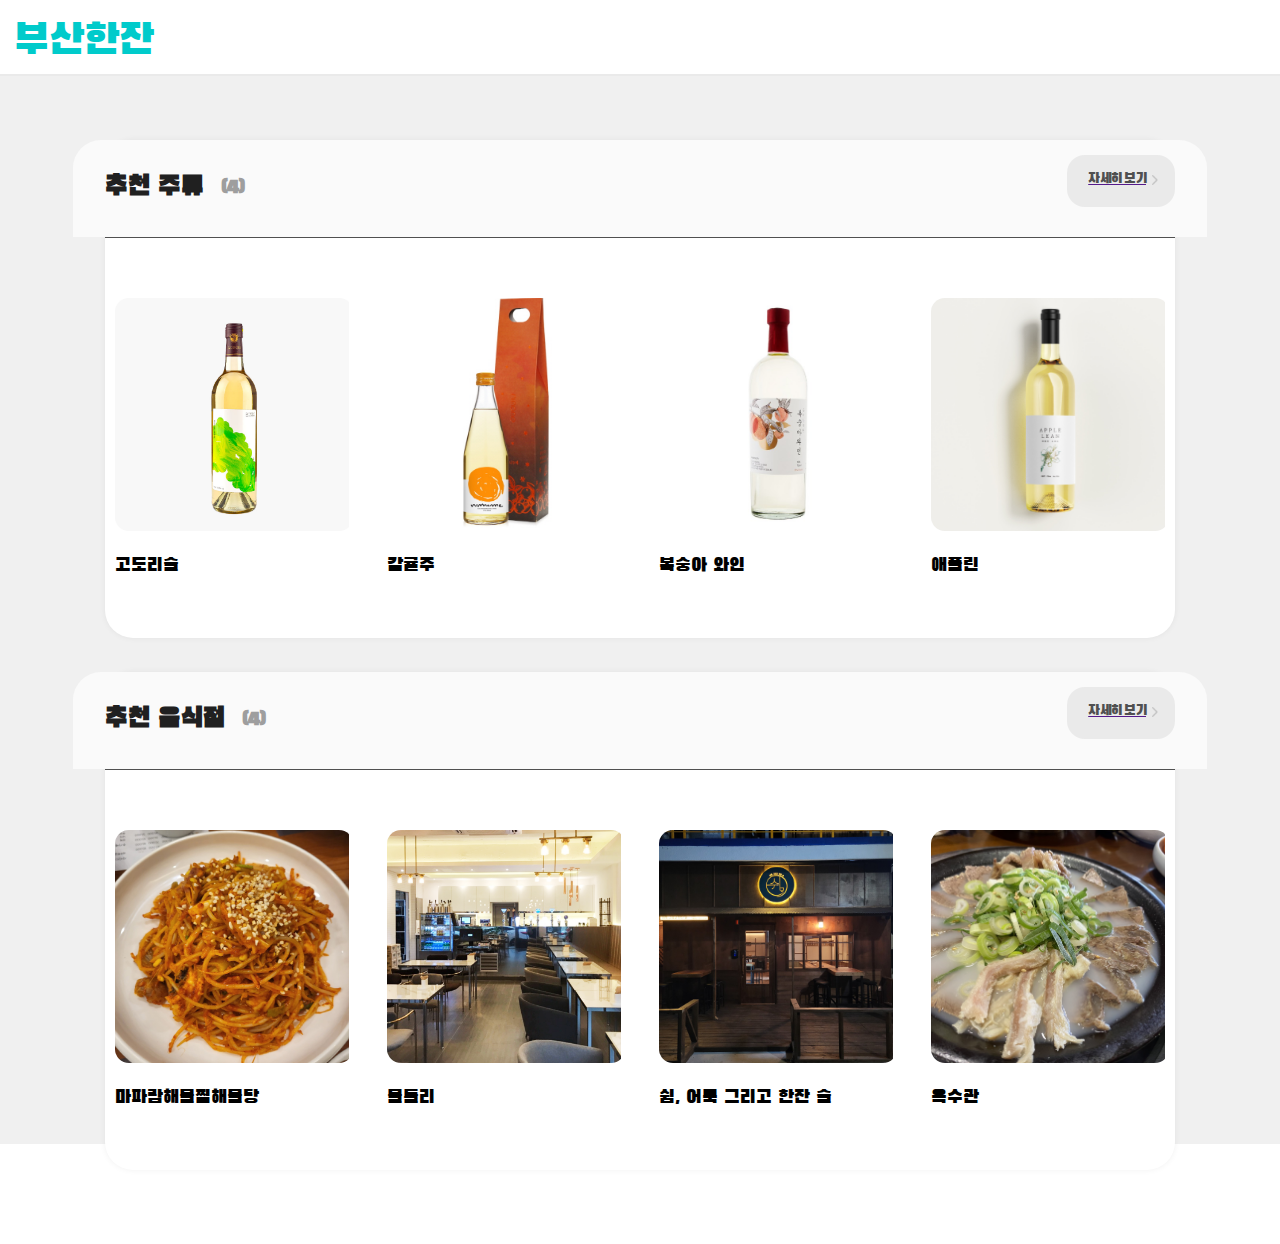
<file: bar.html>
<!DOCTYPE html>
<html lang="ko">
  <head>
    <meta charset="UTF-8" />
    <meta name="viewport" content="width=device-width, initial-scale=1.0" />
    <title>부산한잔</title>
    <link rel="icon" href="/images/public/favicon.ico" type="image/x-icon" />
    <link rel="stylesheet" href="css/bar.css" />
    <link
    rel="stylesheet"
    href="https://cdnjs.cloudflare.com/ajax/libs/font-awesome/6.4.2/css/all.min.css"
    integrity="sha512-z3gLpd7yknf1YoNbCzqRKc4qyor8gaKU1qmn+CShxbuBusANI9QpRohGBreCFkKxLhei6S9CQXFEbbKuqLg0DA=="
    crossorigin="anonymous"
    referrerpolicy="no-referrer"
  />
  </head>
  
  <body>

    <header class="header">
      <a href="./index.html" class="header__title">
          부산한잔 <i class="fa-solid fa-whiskey-glass"></i>
      </a>
    </header>

    <main class="Content">
      <div class="BodyBox">
        <section class="sc">
          <div class="Wrap">
            <div class="Box">
              <h1 class="Card_title">
                추천 주류 &nbsp;
                <span class="Card_Cnt">(4)</span>
              </h1>
              <a title="주류" href="" target="_blank" class="sc_fd">
                <span class="Read_text">자세히 보기</span>
                <img
                  class="Read_Img"
                  src="images/main/section__read__more__img.png"
                  alt="추천 결과 더보기 버튼 이미지"
                />
              </a>
            </div>
            <span class="sc_km"></span>
            <ul class="sc_List">
              <li class="sc_slide_card_item">
                <a class="sc_rest_card_box" href="" target="_blank">
                  <div class="sc_bzxRmN">
                    <img
                      class="restaurnt_card_img"
                      size="238px"
                      srcset="images/alcohol/고도리술.jpeg"
                      alt
                      width="238"
                      height="238"
                      loading="lazy"
                      style="opacity: 1"
                    />
                    <div class="caption">
                      <h2>고도리 술</h2>
                      <p>맛있어요. 깔끔한 맛 </p>
                      
                      <span class="score_detail">
                      
                      <img class="img_1" src="images/public/icon_star.png">
                      4.0
                      
                      <img class = "img_2" src ="images/public/icon_heart.png">
                      80
                    </span>
                    </div>
                    <div class="sc_restaurnat_info_box"></div>
                  </div>
                </a>
                <p class="card_rest_name">고도리술</p>
              </hr>

              </li>
              <li class="sc_slide_card_item">
                <a class="sc_rest_card_box" href="" target="_blank">
                  <div class="sc_bzxRmN">
                    <img
                      class="restaurnt_card_img"
                      size="238px"
                      srcset="images/alcohol/감귤주.jpeg"
                      alt
                      width="238"
                      height="238"
                      loading="lazy"
                      style="opacity: 1"
                    />
                    <div class="caption">
                      
                      <h2>감귤주</h2>
                      <p>싱그러운 맛, 숙취 없음 </p>
                     
                      <span class="score_detail">
                      
                      <img class="img_1" src="images/public/icon_star.png">
                      3.9
                      
                      <img class = "img_2" src ="images/public/icon_heart.png">
                      48
                    </span>
                    </div>
                    <div class="sc_restaurnat_info_box"></div>
                  </div>
                </a>
                <p class="card_rest_name">감귤주</p>
              </li>
              <li class="sc_slide_card_item">
                <a class="sc_rest_card_box" href="" target="_blank">
                  <div class="sc_bzxRmN">
                    <img
                      class="restaurnt_card_img"
                      size="238px"
                      srcset="images/alcohol/복숭아와인.jpg"
                      alt
                      width="238"
                      height="238"
                      loading="lazy"
                      style="opacity: 1"
                    />
                    <div class="caption">
                      <h2>복숭아 와인</h2>
                      <p>톡쏘는 맛, 탄산 가득 </p>
                      
                      <span class="score_detail">
                        
                      <img class="img_1" src="images/public/icon_star.png">
                      3.2
                      
                      <img class = "img_2" src ="images/public/icon_heart.png">
                      29
                    </span>
                    </div>
                    <div class="sc_restaurnat_info_box"></div>
                  </div>
                </a>
                <p class="card_rest_name">복숭아 와인</p>
              </li>
              <li class="sc_slide_card_item">
                <a class="sc_rest_card_box" href="" target="_blank">
                  <div class="sc_bzxRmN">
                    <img
                      class="restaurnt_card_img"
                      size="238px"
                      srcset="images/alcohol/애플린.jpg"
                      alt
                      width="238"
                      height="238"
                      loading="lazy"
                      style="opacity: 1"
                    />
                    <div class="caption">
                      <h2>애플린</h2>
                      <p>도수 높음, 단백한 맛 </p>
                     
                      <span class="score_detail">
                        
                      <img class="img_1" src="images/public/icon_star.png">
                      3.0
                      
                      <img class = "img_2" src ="images/public/icon_heart.png">
                      12
                    </span>
                    </div>
                    <div class="sc_restaurnat_info_box"></div>
                  </div>
                </a>
                <p class="card_rest_name">애플린</p>
              </li>
            </ul>
          </div>
        </section>
        
        <section class="sc">
          <div class="Wrap">
            <div class="Box">
              <h1 class="Card_title">
                추천 음식점 &nbsp;
                <span class="Card_Cnt">(4)</span>
              </h1>
              <a title="주류" href="" target="_blank" class="sc_fd">
                <span class="Read_text">자세히 보기</span>
                <img
                  class="Read_Img"
                  src="images/main/section__read__more__img.png"
                  alt="추천 결과 더보기 버튼 이미지"
                />
              </a>
            </div>
            <span class="sc_km"></span>
            <ul class="sc_List">
              <li class="sc_slide_card_item">
                <a class="sc_rest_card_box" href="" target="_blank">
                  <div class="sc_bzxRmN">
                    <img
                      class="restaurnt_card_img"
                      size="238px"
                      srcset="images/map/마파람해물찜해물탕_구서.jpeg"
                      alt
                      width="238"
                      height="238"
                      loading="lazy"
                      style="opacity: 1"
                    />
                    <div class="caption">
                      <h2>마파랑해물찜해물탕</h2>
                      <p>#식사모임 #무료주차 #배달 #깔끔한</p>
                     
                      <span class="score_detail">
                      
                      <img class="img_1" src="images/public/icon_star.png">
                      3.3
                      
                      <img class = "img_2" src ="images/public/icon_heart.png">
                      40
                    </span>
                    </div>
                    <div class="sc_restaurnat_info_box"></div>
                  </div>
                </a>
                <p class="card_rest_name">마파람해물찜해물탕</p>
              </li>
              <li class="sc_slide_card_item">
                <a class="sc_rest_card_box" href="" target="_blank">
                  <div class="sc_bzxRmN">
                    <img
                      class="restaurnt_card_img"
                      size="238px"
                      srcset="images/map/몰틀리_구서.png"
                      alt
                      width="238"
                      height="238"
                      loading="lazy"
                      style="opacity: 1"
                    />
                    <div class="caption">
                      <h2>몰틀리</h2>
                      <p>#회식장소 #분위기좋은 #칸막이 </p>
                     
                      <span class="score_detail">
                      
                      <img class="img_1" src="images/public/icon_star.png">
                      3.5
                      
                      <img class = "img_2" src ="images/public/icon_heart.png">
                      30
                    </span>
                    </div>
                    <div class="sc_restaurnat_info_box"></div>
                  </div>
                </a>
                <p class="card_rest_name">몰틀리</p>
              </li>
              <li class="sc_slide_card_item">
                <a class="sc_rest_card_box" href="" target="_blank">
                  <div class="sc_bzxRmN">
                    <img
                      class="restaurnt_card_img"
                      sizes="238px"
                      srcset="images/map/쉼_구서.jpeg"
                      alt
                      width="238px"
                      height="238px"
                      loading="lazy"
                      style="opacity: 1"
                    />
                    <div class="caption">
                      <h2>쉼, 어묵 그리고 한잔 술</h2>
                      <p>#회식 #배달 #깔끔한 #단체석</p>
                     
                      <span class="score_detail">
                        
                      <img class="img_1" src="images/public/icon_star.png">
                      3.9
                      
                      <img class = "img_2" src ="images/public/icon_heart.png">
                      11
                    </span>
                    </div>
                    <div class="sc_restaurnat_info_box"></div>
                  </div>
                </a>
                <p class="card_rest_name">쉼, 어묵 그리고 한잔 술</p>
              </li>
              <li class="sc_slide_card_item">
                <a class="sc_rest_card_box" href="" target="_blank">
                  <div class="sc_bzxRmN">
                    <img
                      class="restaurnt_card_img"
                      size="238px"
                      srcset="images/map/옥수관_구서.jpeg"
                      alt
                      width="238"
                      height="238"
                      loading="lazy"
                      style="opacity: 1"
                    />
                    <div class="caption">
                      <h2>옥수관</h2>
                      <p>#몸보신 #소주 #칸막이</p>
                     
                      <span class="score_detail">
                      
                      <img class="img_1" src="images/public/icon_star.png">
                      4.2
                      
                      <img class = "img_2" src ="images/public/icon_heart.png">
                      44
                    </span>
                    </div>
                    <div class="sc_restaurnat_info_box"></div>
                  </div>
                </a>
                <p class="card_rest_name">옥수관</p>
              </li>
            </ul>
          </div>
        </section>
    <br/>
    <br/>
      </div>
      
    </main>
  </body>
</html>
</file>
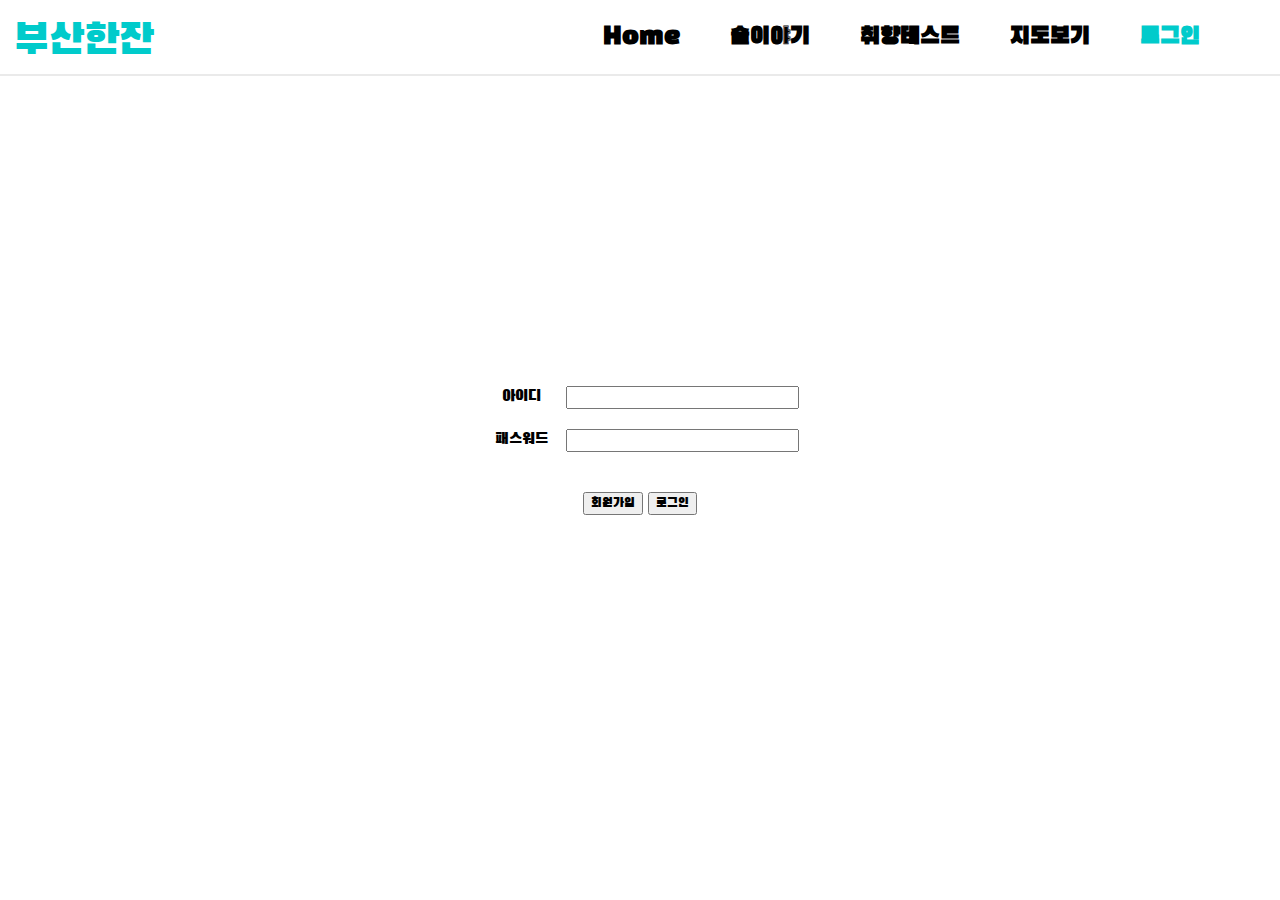
<file: login.html>
<!DOCTYPE html>
<html lang="en">
  <head>
    <meta charset="UTF-8" />
    <meta name="viewport" content="width=device-width, initial-scale=1.0" />
    <title>부산한잔 - 로그인</title>
    <link
      rel="icon"
      href="./images/main/logoicon-cup.ico"
      type="image/x-icon"
    />
    <link rel="stylesheet" href="./css/login.css" />
    <link
      rel="stylesheet"
      href="https://cdnjs.cloudflare.com/ajax/libs/font-awesome/6.4.2/css/all.min.css"
      integrity="sha512-z3gLpd7yknf1YoNbCzqRKc4qyor8gaKU1qmn+CShxbuBusANI9QpRohGBreCFkKxLhei6S9CQXFEbbKuqLg0DA=="
      crossorigin="anonymous"
      referrerpolicy="no-referrer"
    />
  </head>
  <body>
    <header class="header">
      <a href="./index.html" class="header__title">
        부산한잔 <i class="fa-solid fa-whiskey-glass"></i>
      </a>
      <div class="nav">
        <div class="nav1"><a href="index.html">Home</a></div>
        <div class="nav2">
          <a href="./alcohol.html">술이야기</a>
        </div>
        <div class="nav3"><a href="./game.html">취향테스트</a></div>
        <div class="nav4">
          <a href="./map.html">지도보기</a>
        </div>
        <div class="nav5 nowpage">
          <a href="./login.html">로그인</a>
        </div>
      </div>
    </header>
    <div class="wrap">
      <div class="login-area">
        <form method="POST">
          <label for="id" class="id">아이디</label>
          <input type="text" name="id" id="id" /><br /><br />
          <label for="pwd" class="pwd">패스워드</label>
          <input type="password" name="pwd" id="pwd" /><br /><br /><br />
          <input type="button" value="회원가입" />
          <input type="submit" value="로그인" />
        </form>
      </div>
    </div>
  </body>
</html>
</file>
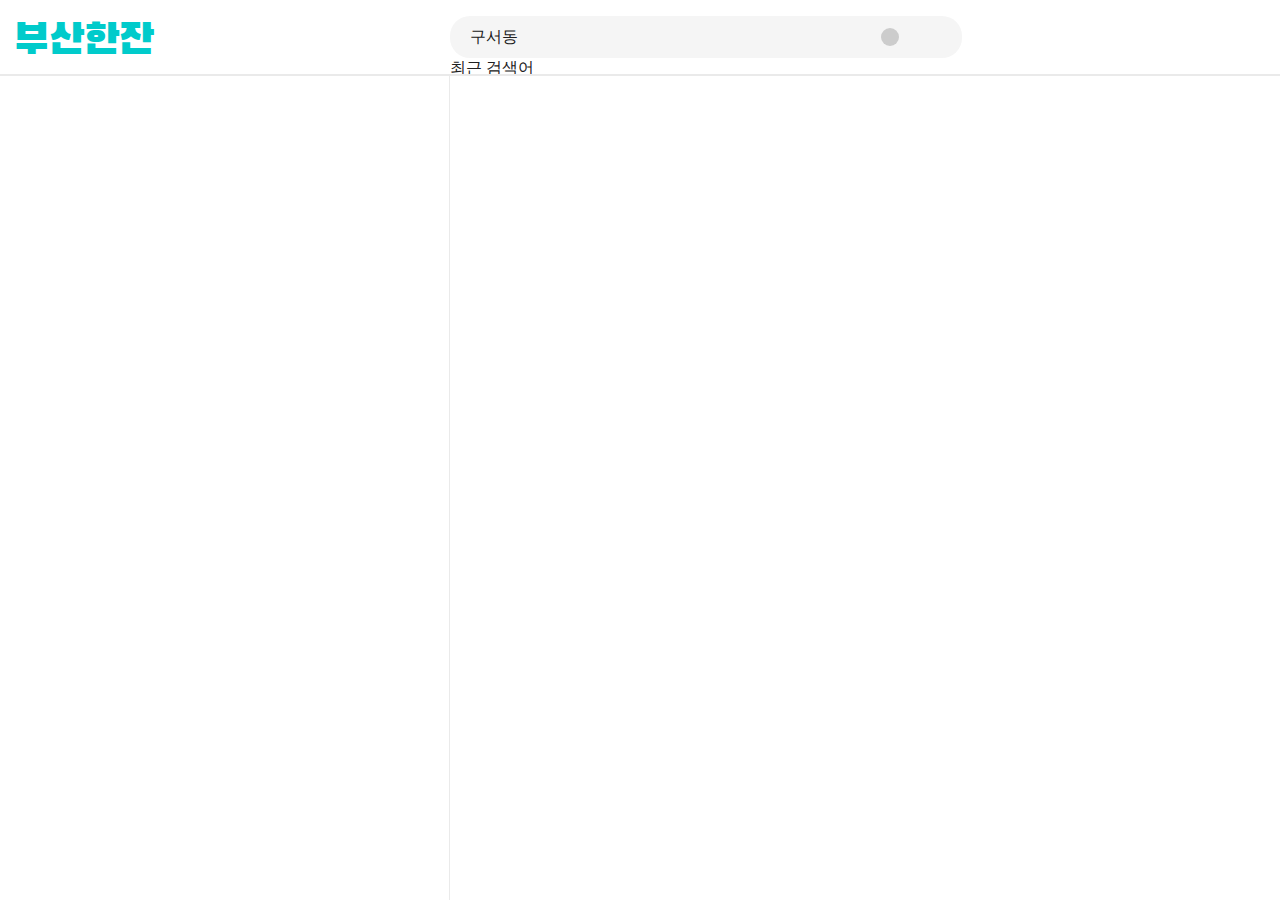
<file: map.html>
<!DOCTYPE html>
<html>
  <head>
    <meta charset="utf-8" />
    <title>부산한잔</title>
    <script src="https://dapi.kakao.com/v2/maps/sdk.js?appkey=4a14ac2ec9df8726fc3ad08ca31d1792"></script>
    <script src="https://dapi.kakao.com/v2/maps/sdk.js?appkey=29f6ba3d0320078e3d579bcf1cfd93fb"></script>
    <script src="./js/map.js" defer></script>
    <link
      rel="icon"
      href="/images/public/logoicon-cup.ico"
      type="image/x-icon"
    />
    <link
      rel="stylesheet"
      href="https://cdnjs.cloudflare.com/ajax/libs/font-awesome/6.4.2/css/all.min.css"
      integrity="sha512-z3gLpd7yknf1YoNbCzqRKc4qyor8gaKU1qmn+CShxbuBusANI9QpRohGBreCFkKxLhei6S9CQXFEbbKuqLg0DA=="
      crossorigin="anonymous"
      referrerpolicy="no-referrer"
    />
    <link rel="stylesheet" href="./css/map.css" />
  </head>
  <body>
    <header class="header">
      <a href="./index.html" class="header__title">
        부산한잔 <i class="fa-solid fa-whiskey-glass"></i>
      </a>
      <div class="header__search">
        <input
          type="text"
          id="searchtxt"
          class="searchtxt"
          placeholder="지역, 음식 또는 식당명 입력"
          autocomplete="off"
          value="구서동"
        />
        <div class="autocomplete"><span>최근 검색어</span></div>
        <button><i id="xmark" class="fa-solid fa-xmark xmark"></i></button>
        <button><i class="fa-solid fa-magnifying-glass searchmark"></i></button>
      </div>
    </header>
    <div class="blackboard"></div>

    <div id="list">
      <!-- 
      <div class="list__box">
        <div class="list_content">
          <div class="list__img">
            <img src="" alt="">
          </div>
          <div class="list__info">
            <div class="list__title"></div>
            <div class="list__category"></div>
            <div class="list__hash"></div>
            <div class="list__rate">
              <div class="rate1"></div>
              <div class="rate2"></div>
              <div class="rate3"></div>
            </div>
          </div>
        </div>
      </div>
      -->
    </div>

    <div id="map" style="width: calc(100% - 450px); height: 100vh"></div>
  </body>
</html>
</file>
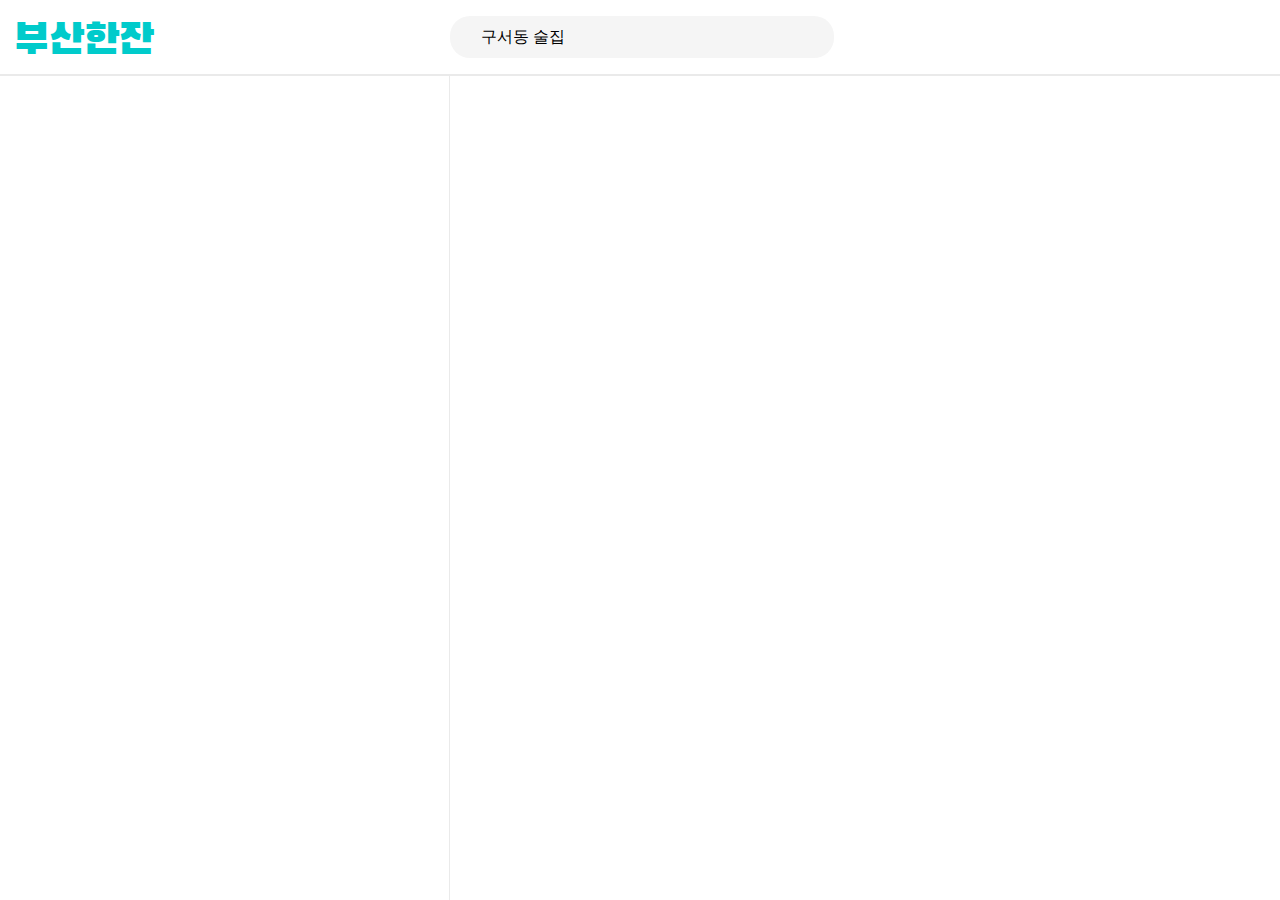
<file: map2.html>
<!DOCTYPE html>
<html>
  <head>
    <meta charset="utf-8" />
    <title>부산한잔</title>
    <script
      type="text/javascript"
      src="//dapi.kakao.com/v2/maps/sdk.js?appkey=4a14ac2ec9df8726fc3ad08ca31d1792&libraries=services"
    ></script>
    <script src="https://dapi.kakao.com/v2/maps/sdk.js?appkey=29f6ba3d0320078e3d579bcf1cfd93fb&libraries=services"></script>
    <script src="./js/map2.js" defer></script>
    <link
      rel="icon"
      href="/images/public/logoicon-cup.ico"
      type="image/x-icon"
    />
    <link
      rel="stylesheet"
      href="https://cdnjs.cloudflare.com/ajax/libs/font-awesome/6.4.2/css/all.min.css"
      integrity="sha512-z3gLpd7yknf1YoNbCzqRKc4qyor8gaKU1qmn+CShxbuBusANI9QpRohGBreCFkKxLhei6S9CQXFEbbKuqLg0DA=="
      crossorigin="anonymous"
      referrerpolicy="no-referrer"
    />
    <link rel="stylesheet" href="./css/map2.css" />
  </head>
  <body>
    <header class="header">
      <a href="./index.html" class="header__title">
        부산한잔 <i class="fa-solid fa-whiskey-glass"></i>
      </a>
      <div class="option">
        <div>
          <form onsubmit="searchPlaces(); return false;">
            <input
              type="text"
              value="구서동 술집"
              id="keyword"
              autocomplete="off"
            />
            <button type="submit">
              <i class="fa-solid fa-magnifying-glass searchmark"></i>
            </button>
          </form>
        </div>
      </div>
    </header>
    <div class="blackboard"></div>

    <div class="map_wrap">
      <div
        id="map"
        style="
          width: calc(100% - 450px);
          height: 100vh;
          position: relative;
          float: right;
          overflow: hidden;
        "
      ></div>

      <div id="menu_wrap" class="bg_white">
        <ul id="placesList"></ul>
        <div id="pagination"></div>
      </div>
    </div>
  </body>
</html>
</file>
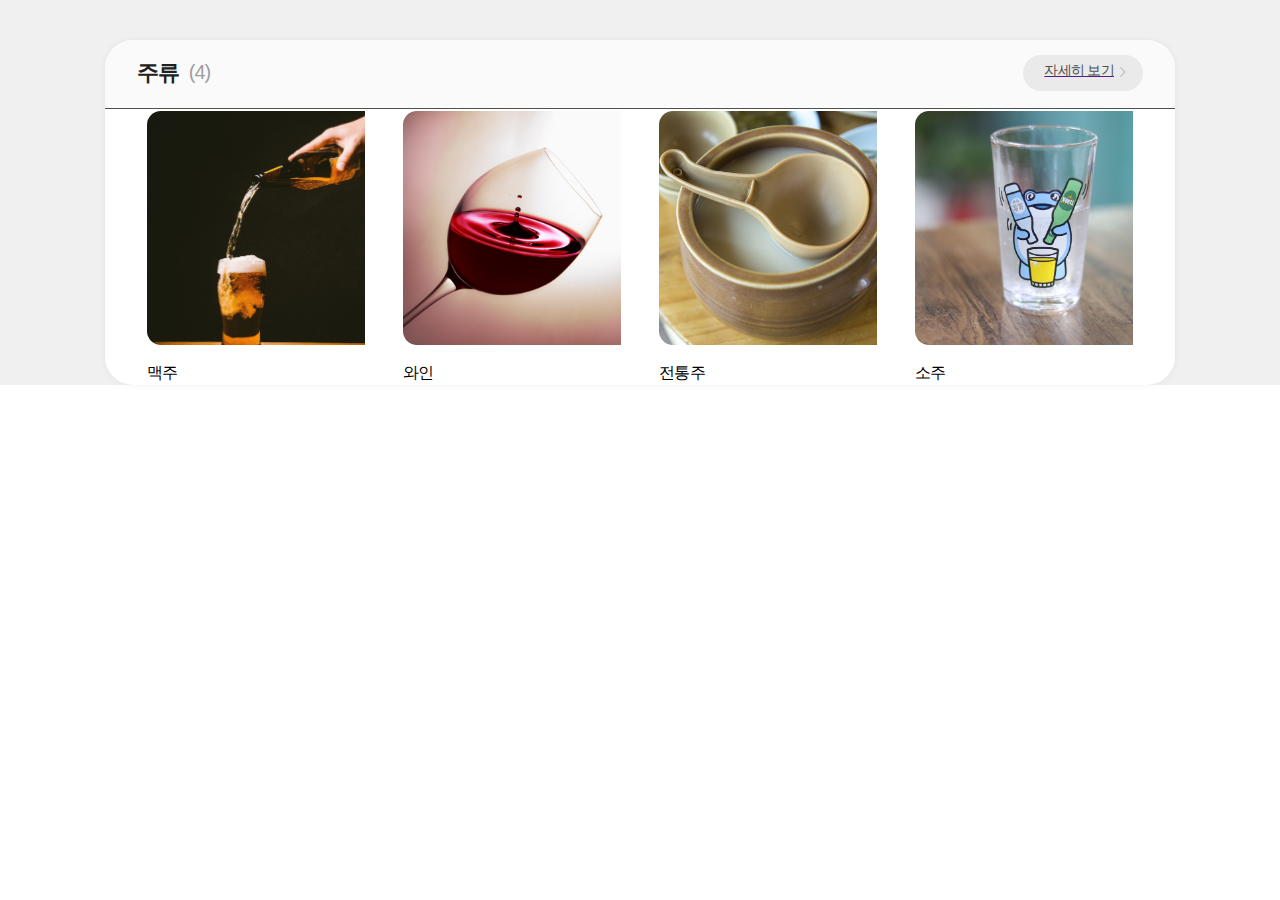
<file: sub2_2.html>
<!DOCTYPE html>
<html lang="ko">
<head>
    <meta charset="UTF-8">
    <meta name="viewport" content="width=device-width, initial-scale=1.0">
    <title>Document</title>
    <link rel="stylesheet" href="css/sub2_2.css">
</head>
<body>
    <main class="Content">
        <div class="BodyBox">
        <section class="sc">
            <div class="Wrap">
                <div class="Box">
                    <h1 class="Card_title">
                        주류
                        &nbsp;
                        <span class="Card_Cnt">(4)</span>
                        </h1>
                        <a title="주류" href="" target="_blank" class="sc_fd">
                            <span class="Read_text">자세히 보기</span>
                            <img class ="Read_Img" src="images/section__read__more__img.png" alt="추천 결과 더보기 버튼 이미지">
                        </a>
                </div>
                <span class="sc_km"></span>
                <ul class="sc_List">
                    <li class="sc_slide_card_item">
                        <a class="sc_rest_card_box" href = "" target="_blank">
                            <div class="sc_bzxRmN">
                                <img class="restaurnt_card_img" size="238px" srcset="./images/img2.jpg"
                                alt width="238" height="238" loading="lazy" style="opacity:1;">
                                <div class="caption">
                                    <h2> 주류에 대한 설명</h2>
                                    <p>주류에 대한 상세 설명</p>
                                    <p> 가격</p>
                                </div>
                                <div class="sc_restaurnat_info_box"></div>
                               
                            </div>
                        </a>
                        <p class="card_rest_name">맥주</p>
                    </li>
                    <li class="sc_slide_card_item">
                        <a class="sc_rest_card_box" href = "" target="_blank">
                            <div class="sc_bzxRmN">
                                <img class="restaurnt_card_img" size="238px" srcset="./images/img3.jpg"
                                alt width="238" height="238" loading="lazy" style="opacity:1;">
                                <div class="caption">
                                    <h2> 주류에 대한 설명</h2>
                                    <p>주류에 대한 상세 설명</p>
                                    <p> 가격</p>
                                </div>
                                <div class="sc_restaurnat_info_box"></div>
                            </div>
                        </a>
                        <p class="card_rest_name">와인</p>
                    </li>
                    <li class="sc_slide_card_item">
                        <a class="sc_rest_card_box" href = "" target="_blank">
                            <div class="sc_bzxRmN">
                                <img class="restaurnt_card_img" size="238px" srcset="./images/img4.jpg"
                                alt width="238" height="238" loading="lazy" style="opacity:1;">
                                <div class="caption">
                                    <h2> 주류에 대한 설명</h2>
                                    <p>주류에 대한 상세 설명</p>
                                    <p> 가격</p>
                                </div>
                                <div class="sc_restaurnat_info_box"></div>
                            </div>
                        </a>
                        <p class="card_rest_name">전통주</p>
                    </li>
                    <li class="sc_slide_card_item">
                        <a class="sc_rest_card_box" href = "" target="_blank">
                            <div class="sc_bzxRmN">
                                <img class="restaurnt_card_img" size="238px" srcset="./images/img5.jpg"
                                alt width="238" height="238" loading="lazy" style="opacity:1;">
                                <div class="caption">
                                    <h2> 주류에 대한 설명</h2>
                                    <p>주류에 대한 상세 설명</p>
                                    <p> 가격</p>
                                </div>
                                <div class="sc_restaurnat_info_box"></div>
                            </div>
                        </a>
                        <p class="card_rest_name">소주</p>
                    </li>
                </ul>
            </div>
        </div>
        </section>
    </main>
</body>
</html>
</file>
